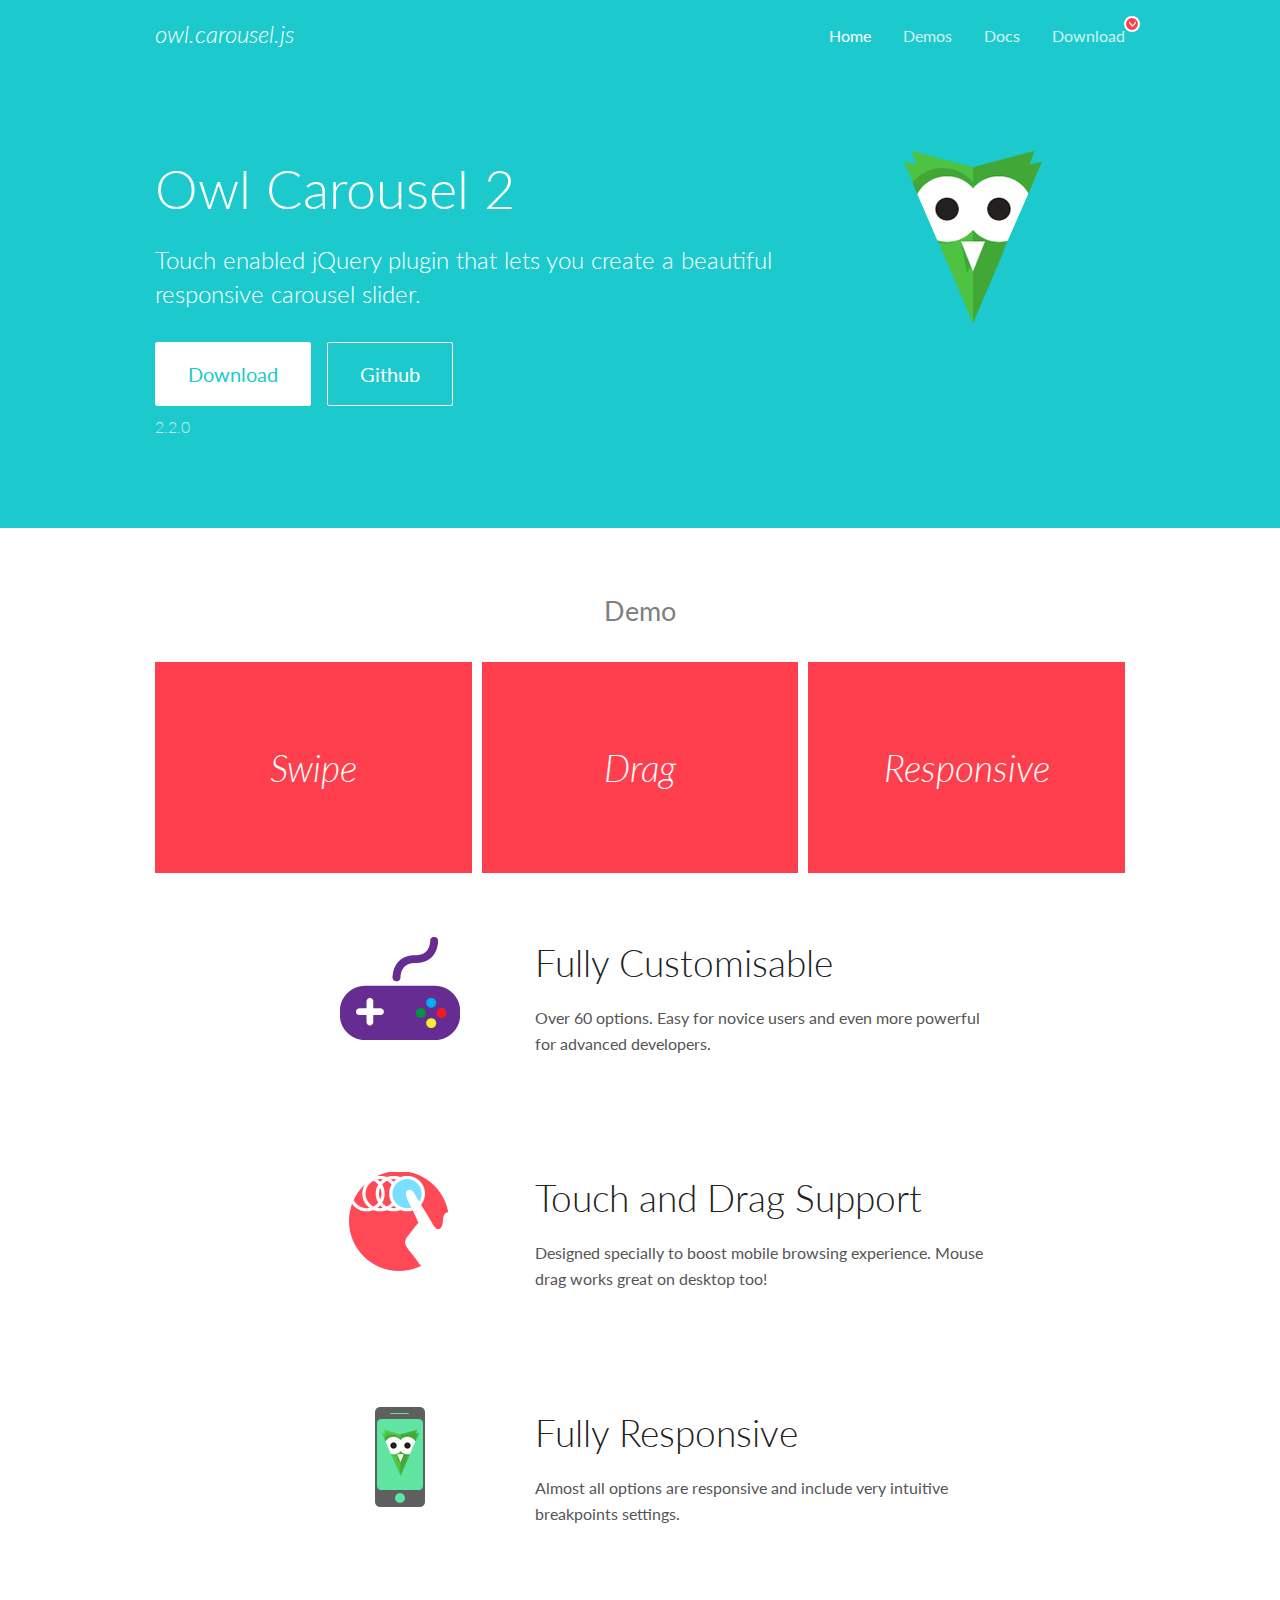
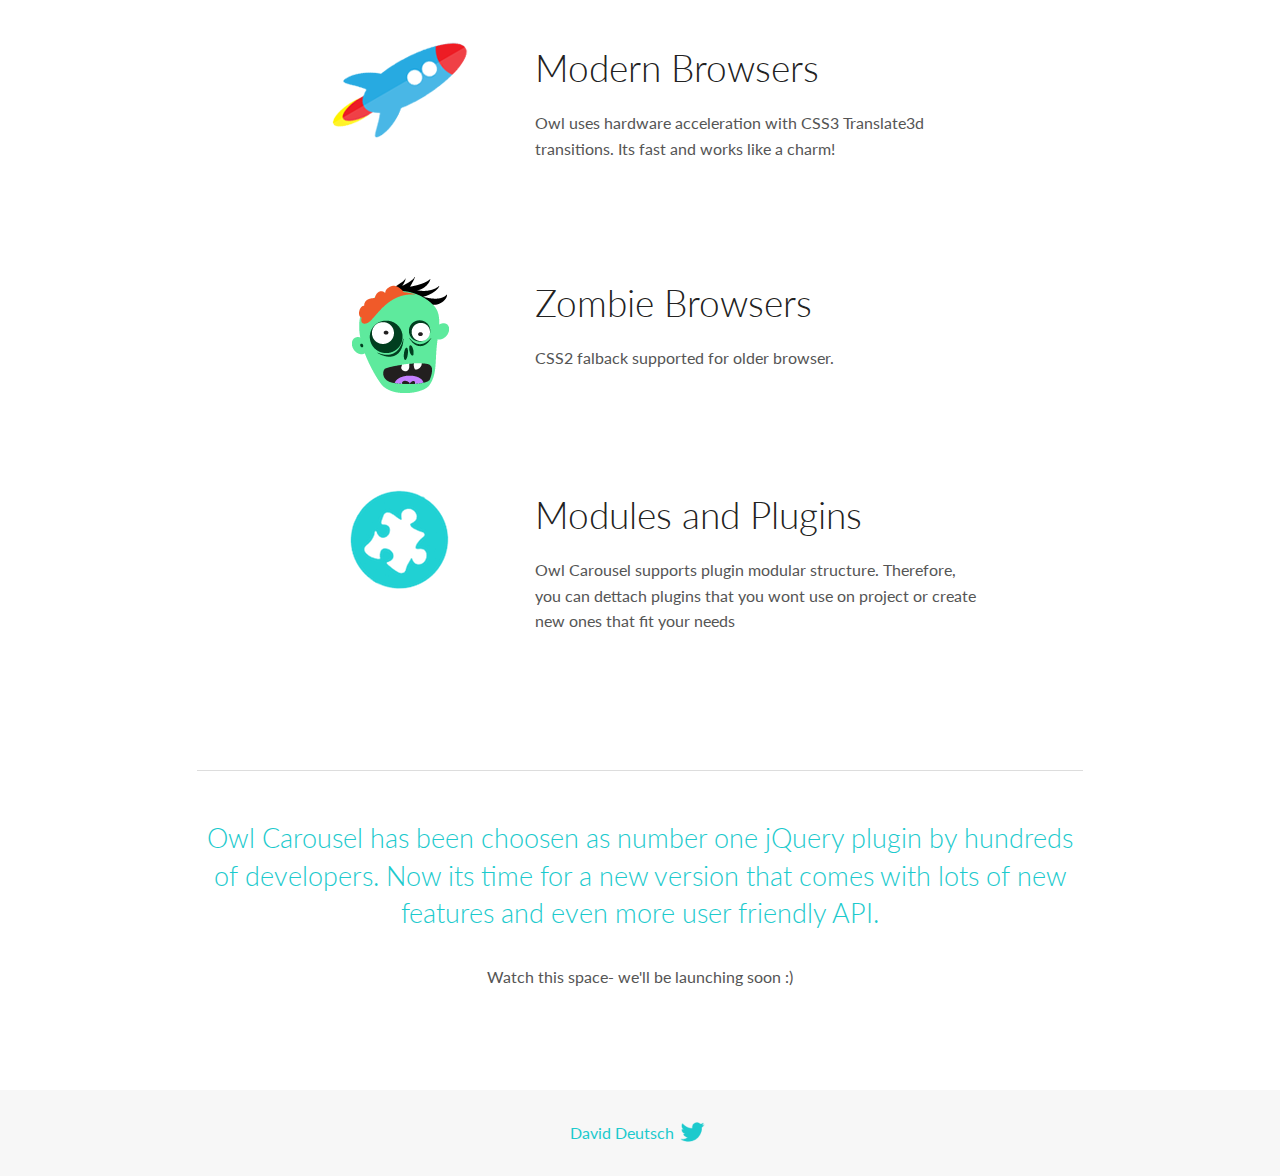
<file: src/main/resources/static/components/owl.carousel/docs/index.html>
<!DOCTYPE html>
<html lang="en">
  <head>

    <!-- head -->
    <meta charset="utf-8">
    <meta name="msapplication-tap-highlight" content="no" />
    <meta name="viewport" content="width=device-width, initial-scale=1.0" />
    <meta name="description" content="Touch enabled jQuery plugin that lets you create beautiful responsive carousel slider.">
    <meta name="author" content="David Deutsch">
    <title>
      Home | Owl Carousel | 2.2.0
    </title>

    <!-- Stylesheets -->
    <link href='https://fonts.googleapis.com/css?family=Lato:300,400,700,400italic,300italic' rel='stylesheet' type='text/css'>
    <link rel="stylesheet" href="assets/css/docs.theme.min.css">

    <!-- Owl Stylesheets -->
    <link rel="stylesheet" href="assets/owlcarousel/assets/owl.carousel.min.css">
    <link rel="stylesheet" href="assets/owlcarousel/assets/owl.theme.default.min.css">

    <!-- HTML5 shim and Respond.js IE8 support of HTML5 elements and media queries -->

    <!--[if lt IE 9]>
      <script src="https://oss.maxcdn.com/libs/html5shiv/3.7.0/html5shiv.js"></script>
      <script src="https://oss.maxcdn.com/libs/respond.js/1.3.0/respond.min.js"></script>
    <![endif]-->

    <!-- Favicons -->
    <link rel="apple-touch-icon-precomposed" sizes="144x144" href="assets/ico/apple-touch-icon-144-precomposed.png">
    <link rel="shortcut icon" href="assets/ico/favicon.png">
    <link rel="shortcut icon" href="favicon.ico">

    <!-- Yeah i know js should not be in header. Its required for demos.-->

    <!-- javascript -->
    <script src="assets/vendors/jquery.min.js"></script>
    <script src="assets/owlcarousel/owl.carousel.js"></script>
  </head>
  <body>

    <!-- header -->
    <header class="header">
      <div class="row">
        <div class="large-12 columns">
          <div class="brand left">
            <h3>
              <a href="/OwlCarousel2/">owl.carousel.js</a> 
            </h3>
          </div>
          <a id="toggle-nav" class="right">
            <span></span> <span></span> <span></span> 
          </a> 
          <div class="nav-bar">
            <ul class="clearfix">
              <li class="active">
                <a href="/OwlCarousel2/index.html">Home</a> 
              </li>
              <li> <a href="/OwlCarousel2/demos/demos.html">Demos</a>  </li>
              <li> <a href="/OwlCarousel2/docs/started-welcome.html">Docs</a>  </li>
              <li>
                <a href="/OwlCarousel2/download/owl.carousel.2.2.0.zip">Download</a> 
                <span class="download"></span> 
              </li>
            </ul>
          </div>
        </div>
      </div>
    </header>

    <!-- home panel -->
    <section id="hero">
      <div class="row">
        <div class="large-8 medium-8 columns">
          <h1>Owl Carousel 2</h1>
          <h4>Touch enabled jQuery plugin that lets you create a beautiful responsive carousel slider.</h4>
          <a href="/OwlCarousel2/download/owl.carousel.2.2.0.zip" class="hero-button">Download</a> 
          <a href="https://github.com/OwlCarousel2/OwlCarousel2" class="hero-button outline">Github</a> 
          <p>2.2.0</p>
        </div>
        <div class="large-4 medium-4 columns">
          <img class="owl-logo" src="assets/img/owl-logo.png" alt="mr. Owl">
        </div>
      </div>
    </section>

    <!-- body -->
    <div class="home-demo">
      <div class="row">
        <div class="large-12 columns">
          <h3>Demo</h3>
          <div class="owl-carousel">
            <div class="item">
              <h2>Swipe</h2>
            </div>
            <div class="item">
              <h2>Drag</h2>
            </div>
            <div class="item">
              <h2>Responsive</h2>
            </div>
            <div class="item">
              <h2>CSS3</h2>
            </div>
            <div class="item">
              <h2>Fast</h2>
            </div>
            <div class="item">
              <h2>Easy</h2>
            </div>
            <div class="item">
              <h2>Free</h2>
            </div>
            <div class="item">
              <h2>Upgradable</h2>
            </div>
            <div class="item">
              <h2>Tons of options</h2>
            </div>
            <div class="item">
              <h2>Infinity</h2>
            </div>
            <div class="item">
              <h2>Auto Width</h2>
            </div>
          </div>
        </div>
      </div>
    </div>
    <script>
      var owl = $('.owl-carousel');
      owl.owlCarousel({
        margin: 10,
        loop: true,
        responsive: {
          0: {
            items: 1
          },
          600: {
            items: 2
          },
          1000: {
            items: 3
          }
        }
      })
    </script>

    <!-- features -->
    <div id="features">
      <div class="row">
        <div class="small-12 medium-9 small-centered columns">
          <section class="row feature">
            <div class="medium-4 small-12 columns">
              <img src="assets/img/feature-options.png" alt="">
            </div>
            <div class="medium-8 small-12 columns">
              <h2>Fully Customisable</h2>
              <p>Over 60 options. Easy for novice users and even more powerful for advanced developers.</p>
            </div>
          </section>
          <section class="row feature">
            <div class="medium-4 small-12 columns">
              <img src="assets/img/feature-drag.png" alt="">
            </div>
            <div class="medium-8 small-12 columns">
              <h2>Touch and Drag Support</h2>
              <p>Designed specially to boost mobile browsing experience. Mouse drag works great on desktop too!</p>
            </div>
          </section>
          <section class="row feature">
            <div class="medium-4 small-12 columns">
              <img src="assets/img/feature-responsive.png" alt="">
            </div>
            <div class="medium-8 small-12 columns">
              <h2>Fully Responsive</h2>
              <p>Almost all options are responsive and include very intuitive breakpoints settings.</p>
            </div>
          </section>
          <section class="row feature">
            <div class="medium-4 small-12 columns">
              <img src="assets/img/feature-modern.png" alt="">
            </div>
            <div class="medium-8 small-12 columns">
              <h2>Modern Browsers</h2>
              <p>Owl uses hardware acceleration with CSS3 Translate3d transitions. Its fast and works like a charm! </p>
            </div>
          </section>
          <section class="row feature">
            <div class="medium-4 small-12 columns">
              <img src="assets/img/feature-zombie.png" alt="">
            </div>
            <div class="medium-8 small-12 columns">
              <h2>Zombie Browsers</h2>
              <p>CSS2 falback supported for older browser.</p>
            </div>
          </section>
          <section class="row feature">
            <div class="medium-4 small-12 columns">
              <img src="assets/img/feature-module.png" alt="">
            </div>
            <div class="medium-8 small-12 columns">
              <h2>Modules and Plugins</h2>
              <p>Owl Carousel supports plugin modular structure. Therefore, you can dettach plugins that you wont use on project or create new ones that fit your needs</p>
            </div>
          </section>
        </div>
      </div>
    </div>

    <!-- footer -->
    <section id="teaser-text">
      <div class="row">
        <div class="small-12 medium-11 small-centered columns">
          <hr>
          <h3 id="owl-carousel-has-been-choosen-as-number-one-jquery-plugin-by-hundreds-of-developers-now-its-time-for-a-new-version-that-comes-with-lots-of-new-features-and-even-more-user-friendly-api-">Owl Carousel has been choosen as number one jQuery plugin by hundreds of developers. Now its time for a new version that comes with lots of new features and even more user friendly API.</h3>
          <p>Watch this space- we&#39;ll be launching soon :)</p>
        </div>
      </div>
    </section>

    <!-- footer -->
    <footer class="footer">
      <div class="row">
        <div class="large-12 columns">
          <h5>
            <a href="/docs/support-contact.html">David Deutsch</a> 
            <a id="custom-tweet-button" href="https://twitter.com/share?url=http://www.owlcarousel.owlgraphic.com&text=Owl Carousel - This is so awesome! " target="_blank"></a> 
          </h5>
        </div>
      </div>
    </footer>

    <!-- vendors -->
    <script src="assets/vendors/highlight.js"></script>
    <script src="assets/js/app.js"></script>
  </body>
</html>
</file>
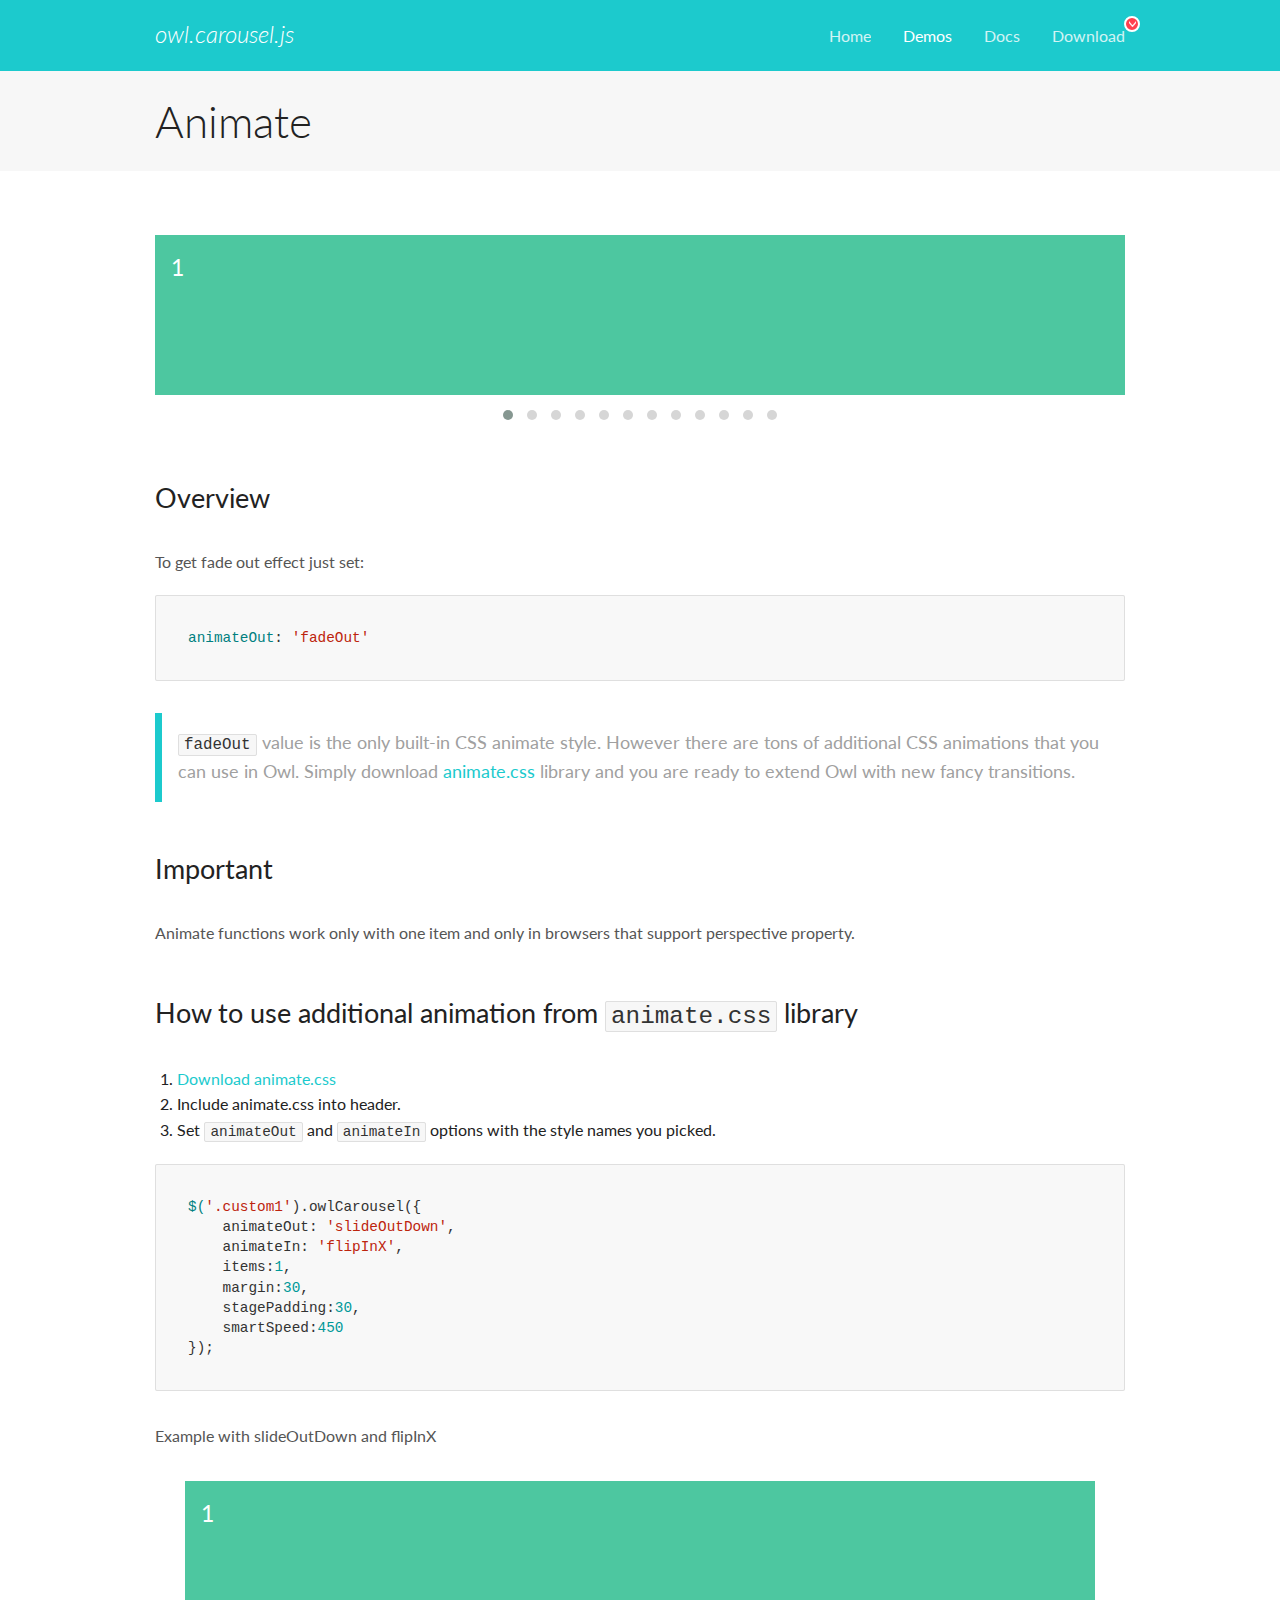
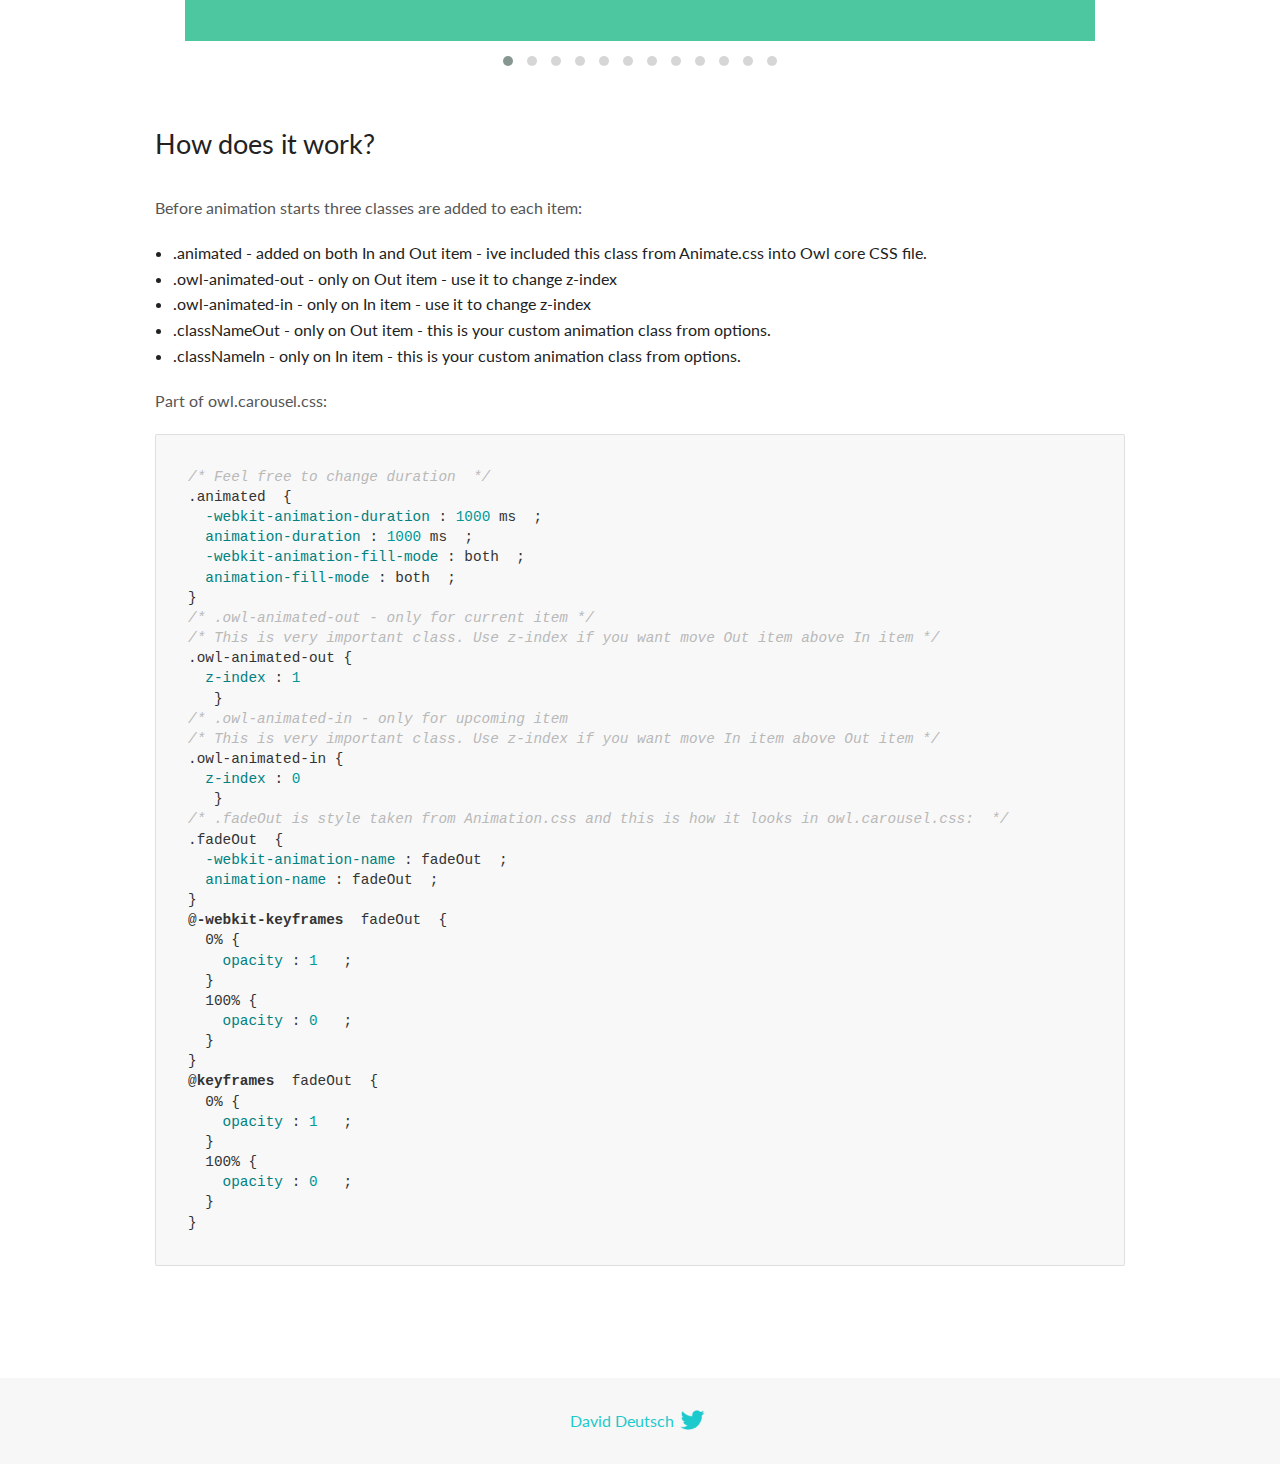
<file: src/main/resources/static/components/owl.carousel/docs/demos/animate.html>
<!DOCTYPE html>
<html lang="en">
  <head>

    <!-- head -->
    <meta charset="utf-8">
    <meta name="msapplication-tap-highlight" content="no" />
    <meta name="viewport" content="width=device-width, initial-scale=1.0" />
    <meta name="description" content="Animate carousel">
    <meta name="author" content="David Deutsch">
    <title>
      Animate Demo | Owl Carousel | 2.2.0
    </title>

    <!-- Stylesheets -->
    <link href='https://fonts.googleapis.com/css?family=Lato:300,400,700,400italic,300italic' rel='stylesheet' type='text/css'>
    <link rel="stylesheet" href="../assets/css/docs.theme.min.css">

    <!-- Owl Stylesheets -->
    <link rel="stylesheet" href="../assets/owlcarousel/assets/owl.carousel.min.css">
    <link rel="stylesheet" href="../assets/owlcarousel/assets/owl.theme.default.min.css">

    <!-- HTML5 shim and Respond.js IE8 support of HTML5 elements and media queries -->

    <!--[if lt IE 9]>
      <script src="https://oss.maxcdn.com/libs/html5shiv/3.7.0/html5shiv.js"></script>
      <script src="https://oss.maxcdn.com/libs/respond.js/1.3.0/respond.min.js"></script>
    <![endif]-->

    <!-- Favicons -->
    <link rel="apple-touch-icon-precomposed" sizes="144x144" href="../assets/ico/apple-touch-icon-144-precomposed.png">
    <link rel="shortcut icon" href="../assets/ico/favicon.png">
    <link rel="shortcut icon" href="favicon.ico">

    <!-- Yeah i know js should not be in header. Its required for demos.-->

    <!-- javascript -->
    <script src="../assets/vendors/jquery.min.js"></script>
    <script src="../assets/owlcarousel/owl.carousel.js"></script>
  </head>
  <body>

    <!-- header -->
    <header class="header">
      <div class="row">
        <div class="large-12 columns">
          <div class="brand left">
            <h3>
              <a href="/OwlCarousel2/">owl.carousel.js</a> 
            </h3>
          </div>
          <a id="toggle-nav" class="right">
            <span></span> <span></span> <span></span> 
          </a> 
          <div class="nav-bar">
            <ul class="clearfix">
              <li> <a href="/OwlCarousel2/index.html">Home</a>  </li>
              <li class="active">
                <a href="/OwlCarousel2/demos/demos.html">Demos</a> 
              </li>
              <li> <a href="/OwlCarousel2/docs/started-welcome.html">Docs</a>  </li>
              <li>
                <a href="/OwlCarousel2/download/owl.carousel.2.2.0.zip">Download</a> 
                <span class="download"></span> 
              </li>
            </ul>
          </div>
        </div>
      </div>
    </header>

    <!-- title -->
    <section class="title">
      <div class="row">
        <div class="large-12 columns">
          <h1>Animate</h1>
        </div>
      </div>
    </section>

    <!--  Demos -->
    <section id="demos">
      <div class="row">
        <div class="large-12 columns">
          <div class="fadeOut owl-carousel owl-theme">
            <div class="item">
              <h4>1</h4>
            </div>
            <div class="item">
              <h4>2</h4>
            </div>
            <div class="item">
              <h4>3</h4>
            </div>
            <div class="item">
              <h4>4</h4>
            </div>
            <div class="item">
              <h4>5</h4>
            </div>
            <div class="item">
              <h4>6</h4>
            </div>
            <div class="item">
              <h4>7</h4>
            </div>
            <div class="item">
              <h4>8</h4>
            </div>
            <div class="item">
              <h4>9</h4>
            </div>
            <div class="item">
              <h4>10</h4>
            </div>
            <div class="item">
              <h4>11</h4>
            </div>
            <div class="item">
              <h4>12</h4>
            </div>
          </div>
          <h3 id="overview">Overview</h3>
          <p>To get fade out effect just set:</p>
          <pre><code>animateOut: &#39;fadeOut&#39;</code></pre>
          <blockquote>
            <p><code>fadeOut</code> value is the only built-in CSS animate style. However there are tons of additional CSS animations that you can use in Owl. Simply download
              <a href="https://daneden.github.io/animate.css/">animate.css</a>  library and you are ready to extend Owl with new fancy transitions.</p>
          </blockquote>
          <h3 id="important">Important</h3>
          <p>Animate functions work only with one item and only in browsers that support perspective property.</p>
          <h3 id="how-to-use-additional-animation-from-animate-css-library">How to use additional animation from <code>animate.css</code> library</h3>
          <ol>
            <li> <a href="https://daneden.github.io/animate.css/">Download animate.css</a>  </li>
            <li>Include animate.css into header.</li>
            <li>Set <code>animateOut</code> and <code>animateIn</code> options with the style names you picked.</li>
          </ol>
          <pre><code>$(&#39;.custom1&#39;).owlCarousel({
    animateOut: &#39;slideOutDown&#39;,
    animateIn: &#39;flipInX&#39;,
    items:1,
    margin:30,
    stagePadding:30,
    smartSpeed:450
});</code></pre>
          <p>Example with slideOutDown and flipInX</p>
          <div class="custom1 owl-carousel owl-theme">
            <div class="item">
              <h4>1</h4>
            </div>
            <div class="item">
              <h4>2</h4>
            </div>
            <div class="item">
              <h4>3</h4>
            </div>
            <div class="item">
              <h4>4</h4>
            </div>
            <div class="item">
              <h4>5</h4>
            </div>
            <div class="item">
              <h4>6</h4>
            </div>
            <div class="item">
              <h4>7</h4>
            </div>
            <div class="item">
              <h4>8</h4>
            </div>
            <div class="item">
              <h4>9</h4>
            </div>
            <div class="item">
              <h4>10</h4>
            </div>
            <div class="item">
              <h4>11</h4>
            </div>
            <div class="item">
              <h4>12</h4>
            </div>
          </div>
          <h3 id="how-does-it-work-">How does it work?</h3>
          <p>Before animation starts three classes are added to each item:</p>
          <ul>
            <li>.animated - added on both In and Out item - ive included this class from Animate.css into Owl core CSS file.</li>
            <li>.owl-animated-out - only on Out item - use it to change z-index</li>
            <li>.owl-animated-in - only on In item - use it to change z-index</li>
            <li>.classNameOut - only on Out item - this is your custom animation class from options.</li>
            <li>.classNameIn - only on In item - this is your custom animation class from options.</li>
          </ul>
          <p>Part of owl.carousel.css:</p>
          <pre><code class="language-css"><span class="comment">/* Feel free to change duration  */</span> 
<span class="class">.animated</span>  <span class="rules">{
  <span class="rule"><span class="attribute">-webkit-animation-duration</span> :<span class="value"> <span class="number">1000</span> ms</span> </span> ;
  <span class="rule"><span class="attribute">animation-duration</span> :<span class="value"> <span class="number">1000</span> ms</span> </span> ;
  <span class="rule"><span class="attribute">-webkit-animation-fill-mode</span> :<span class="value"> both</span> </span> ;
  <span class="rule"><span class="attribute">animation-fill-mode</span> :<span class="value"> both</span> </span> ;
<span class="rule">}</span> </span> 
<span class="comment">/* .owl-animated-out - only for current item */</span> 
<span class="comment">/* This is very important class. Use z-index if you want move Out item above In item */</span> 
<span class="class">.owl-animated-out</span> <span class="rules">{
  <span class="rule"><span class="attribute">z-index</span> :<span class="value"> <span class="number">1</span> 
</span> </span> </span> }
<span class="comment">/* .owl-animated-in - only for upcoming item
/* This is very important class. Use z-index if you want move In item above Out item */</span> 
<span class="class">.owl-animated-in</span> <span class="rules">{
  <span class="rule"><span class="attribute">z-index</span> :<span class="value"> <span class="number">0</span> 
</span> </span> </span> }
<span class="comment">/* .fadeOut is style taken from Animation.css and this is how it looks in owl.carousel.css:  */</span> 
<span class="class">.fadeOut</span>  <span class="rules">{
  <span class="rule"><span class="attribute">-webkit-animation-name</span> :<span class="value"> fadeOut</span> </span> ;
  <span class="rule"><span class="attribute">animation-name</span> :<span class="value"> fadeOut</span> </span> ;
<span class="rule">}</span> </span> 
<span class="at_rule">@<span class="keyword">-webkit-keyframes</span>  fadeOut </span> {
  0% <span class="rules">{
    <span class="rule"><span class="attribute">opacity</span> :<span class="value"> <span class="number">1</span> </span> </span> ;
  <span class="rule">}</span> </span> 
  100% <span class="rules">{
    <span class="rule"><span class="attribute">opacity</span> :<span class="value"> <span class="number">0</span> </span> </span> ;
  <span class="rule">}</span> </span> 
}
<span class="at_rule">@<span class="keyword">keyframes</span>  fadeOut </span> {
  0% <span class="rules">{
    <span class="rule"><span class="attribute">opacity</span> :<span class="value"> <span class="number">1</span> </span> </span> ;
  <span class="rule">}</span> </span> 
  100% <span class="rules">{
    <span class="rule"><span class="attribute">opacity</span> :<span class="value"> <span class="number">0</span> </span> </span> ;
  <span class="rule">}</span> </span> 
}</code></pre>
          <link rel="stylesheet" href="../assets/css/animate.css">
          <script>
            jQuery(document).ready(function($) {
              $('.fadeOut').owlCarousel({
                items: 1,
                animateOut: 'fadeOut',
                loop: true,
                margin: 10,
              });
              $('.custom1').owlCarousel({
                animateOut: 'slideOutDown',
                animateIn: 'flipInX',
                items: 1,
                margin: 30,
                stagePadding: 30,
                smartSpeed: 450
              });
            });
          </script>
        </div>
      </div>
    </section>

    <!-- footer -->
    <footer class="footer">
      <div class="row">
        <div class="large-12 columns">
          <h5>
            <a href="/docs/support-contact.html">David Deutsch</a> 
            <a id="custom-tweet-button" href="https://twitter.com/share?url=http://www.owlcarousel.owlgraphic.com&text=Owl Carousel - This is so awesome! " target="_blank"></a> 
          </h5>
        </div>
      </div>
    </footer>

    <!-- vendors -->
    <script src="../assets/vendors/highlight.js"></script>
    <script src="../assets/js/app.js"></script>
  </body>
</html>
</file>
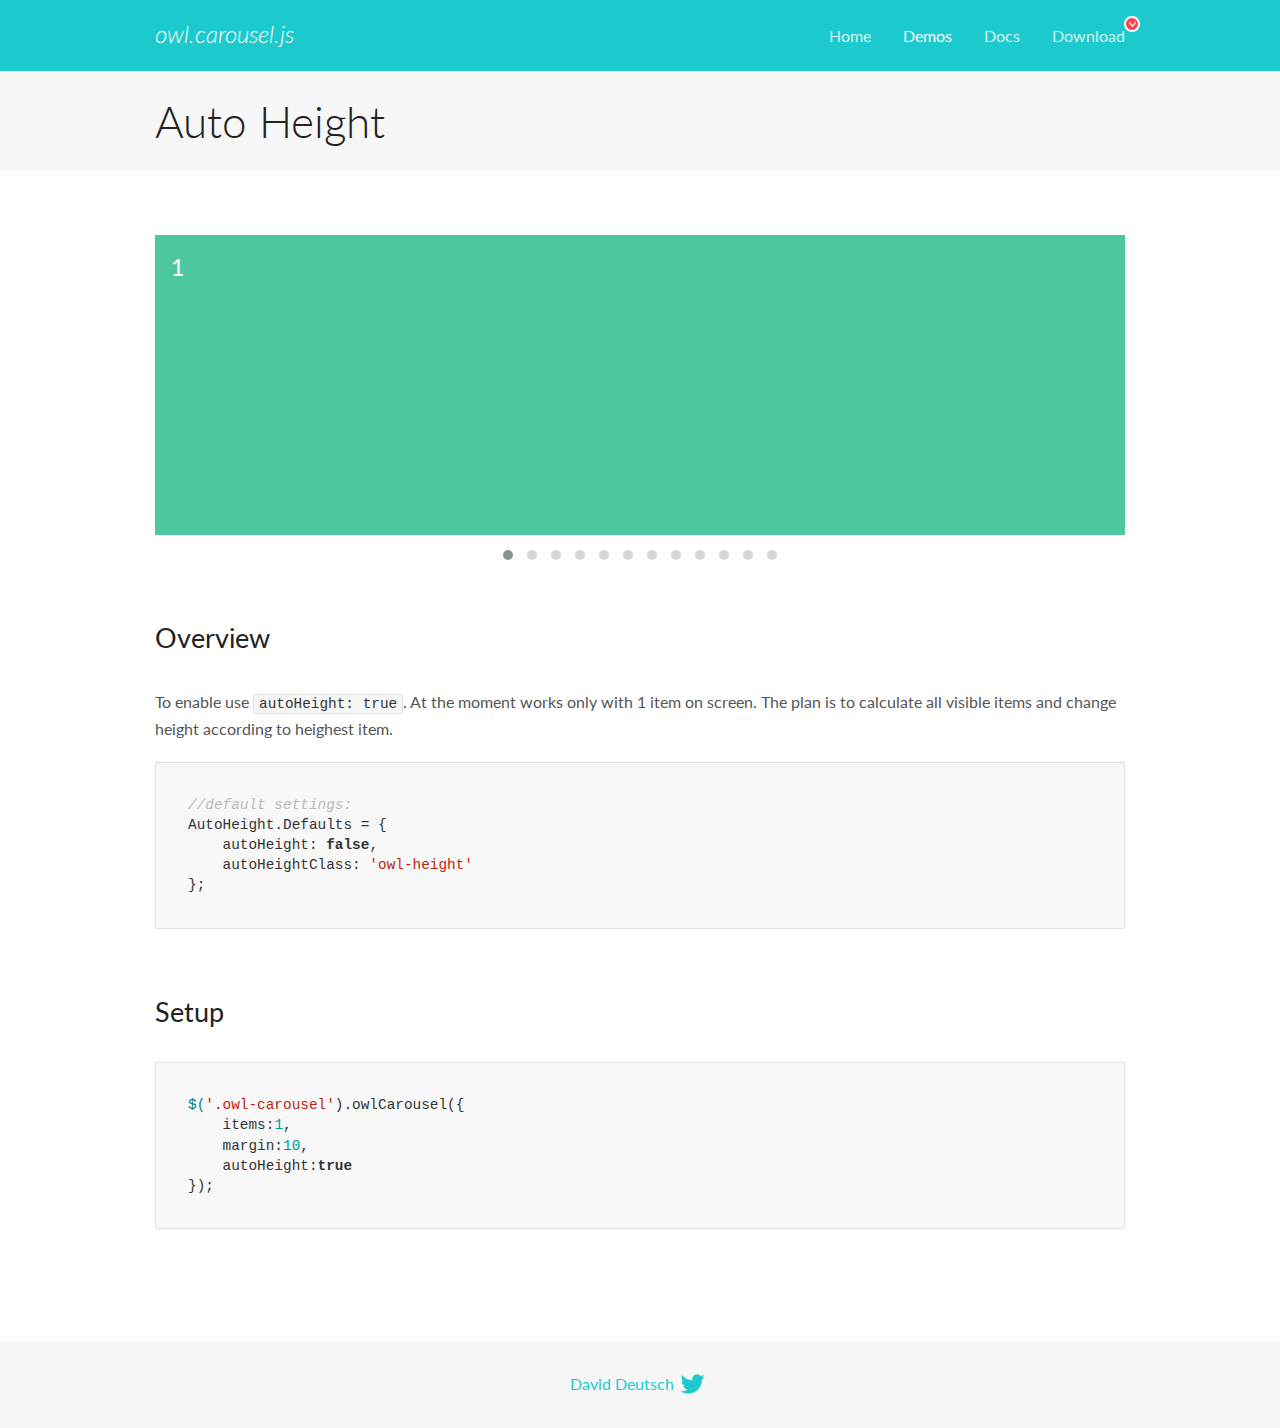
<file: src/main/resources/static/components/owl.carousel/docs/demos/autoheight.html>
<!DOCTYPE html>
<html lang="en">
  <head>

    <!-- head -->
    <meta charset="utf-8">
    <meta name="msapplication-tap-highlight" content="no" />
    <meta name="viewport" content="width=device-width, initial-scale=1.0" />
    <meta name="description" content="autoHeight usage demo">
    <meta name="author" content="David Deutsch">
    <title>
      Auto Height Demo | Owl Carousel | 2.2.0
    </title>

    <!-- Stylesheets -->
    <link href='https://fonts.googleapis.com/css?family=Lato:300,400,700,400italic,300italic' rel='stylesheet' type='text/css'>
    <link rel="stylesheet" href="../assets/css/docs.theme.min.css">

    <!-- Owl Stylesheets -->
    <link rel="stylesheet" href="../assets/owlcarousel/assets/owl.carousel.min.css">
    <link rel="stylesheet" href="../assets/owlcarousel/assets/owl.theme.default.min.css">

    <!-- HTML5 shim and Respond.js IE8 support of HTML5 elements and media queries -->

    <!--[if lt IE 9]>
      <script src="https://oss.maxcdn.com/libs/html5shiv/3.7.0/html5shiv.js"></script>
      <script src="https://oss.maxcdn.com/libs/respond.js/1.3.0/respond.min.js"></script>
    <![endif]-->

    <!-- Favicons -->
    <link rel="apple-touch-icon-precomposed" sizes="144x144" href="../assets/ico/apple-touch-icon-144-precomposed.png">
    <link rel="shortcut icon" href="../assets/ico/favicon.png">
    <link rel="shortcut icon" href="favicon.ico">

    <!-- Yeah i know js should not be in header. Its required for demos.-->

    <!-- javascript -->
    <script src="../assets/vendors/jquery.min.js"></script>
    <script src="../assets/owlcarousel/owl.carousel.js"></script>
  </head>
  <body>

    <!-- header -->
    <header class="header">
      <div class="row">
        <div class="large-12 columns">
          <div class="brand left">
            <h3>
              <a href="/OwlCarousel2/">owl.carousel.js</a> 
            </h3>
          </div>
          <a id="toggle-nav" class="right">
            <span></span> <span></span> <span></span> 
          </a> 
          <div class="nav-bar">
            <ul class="clearfix">
              <li> <a href="/OwlCarousel2/index.html">Home</a>  </li>
              <li class="active">
                <a href="/OwlCarousel2/demos/demos.html">Demos</a> 
              </li>
              <li> <a href="/OwlCarousel2/docs/started-welcome.html">Docs</a>  </li>
              <li>
                <a href="/OwlCarousel2/download/owl.carousel.2.2.0.zip">Download</a> 
                <span class="download"></span> 
              </li>
            </ul>
          </div>
        </div>
      </div>
    </header>

    <!-- title -->
    <section class="title">
      <div class="row">
        <div class="large-12 columns">
          <h1>Auto Height</h1>
        </div>
      </div>
    </section>

    <!--  Demos -->
    <section id="demos">
      <div class="row">
        <div class="large-12 columns">
          <div class="owl-carousel owl-theme">
            <div class="item" style="height:300px">
              <h4>1</h4>
            </div>
            <div class="item" style="height:100px">
              <h4>2</h4>
            </div>
            <div class="item" style="height:500px">
              <h4>3</h4>
            </div>
            <div class="item" style="height:250px">
              <h4>4</h4>
            </div>
            <div class="item" style="height:400px">
              <h4>5</h4>
            </div>
            <div class="item" style="height:500px">
              <h4>6</h4>
            </div>
            <div class="item" style="height:600px">
              <h4>7</h4>
            </div>
            <div class="item" style="height:400px">
              <h4>8</h4>
            </div>
            <div class="item" style="height:300px">
              <h4>9</h4>
            </div>
            <div class="item" style="height:350px">
              <h4>10</h4>
            </div>
            <div class="item" style="height:200px">
              <h4>11</h4>
            </div>
            <div class="item" style="height:150px">
              <h4>12</h4>
            </div>
          </div>
          <h3 id="overview">Overview</h3>
          <p>To enable use <code>autoHeight: true</code>. At the moment works only with 1 item on screen. The plan is to calculate all visible items and change height according to heighest item.</p>
          <pre><code>//default settings:
AutoHeight.Defaults = {
    autoHeight: false,
    autoHeightClass: &#39;owl-height&#39;
};</code></pre>
          <h3 id="setup">Setup</h3>
          <pre><code>$(&#39;.owl-carousel&#39;).owlCarousel({
    items:1,
    margin:10,
    autoHeight:true
});</code></pre>
          <script>
            $(document).ready(function() {
              $('.owl-carousel').owlCarousel({
                items: 1,
                margin: 10,
                autoHeight: true
              });
            })
          </script>
        </div>
      </div>
    </section>

    <!-- footer -->
    <footer class="footer">
      <div class="row">
        <div class="large-12 columns">
          <h5>
            <a href="/docs/support-contact.html">David Deutsch</a> 
            <a id="custom-tweet-button" href="https://twitter.com/share?url=http://www.owlcarousel.owlgraphic.com&text=Owl Carousel - This is so awesome! " target="_blank"></a> 
          </h5>
        </div>
      </div>
    </footer>

    <!-- vendors -->
    <script src="../assets/vendors/highlight.js"></script>
    <script src="../assets/js/app.js"></script>
  </body>
</html>
</file>
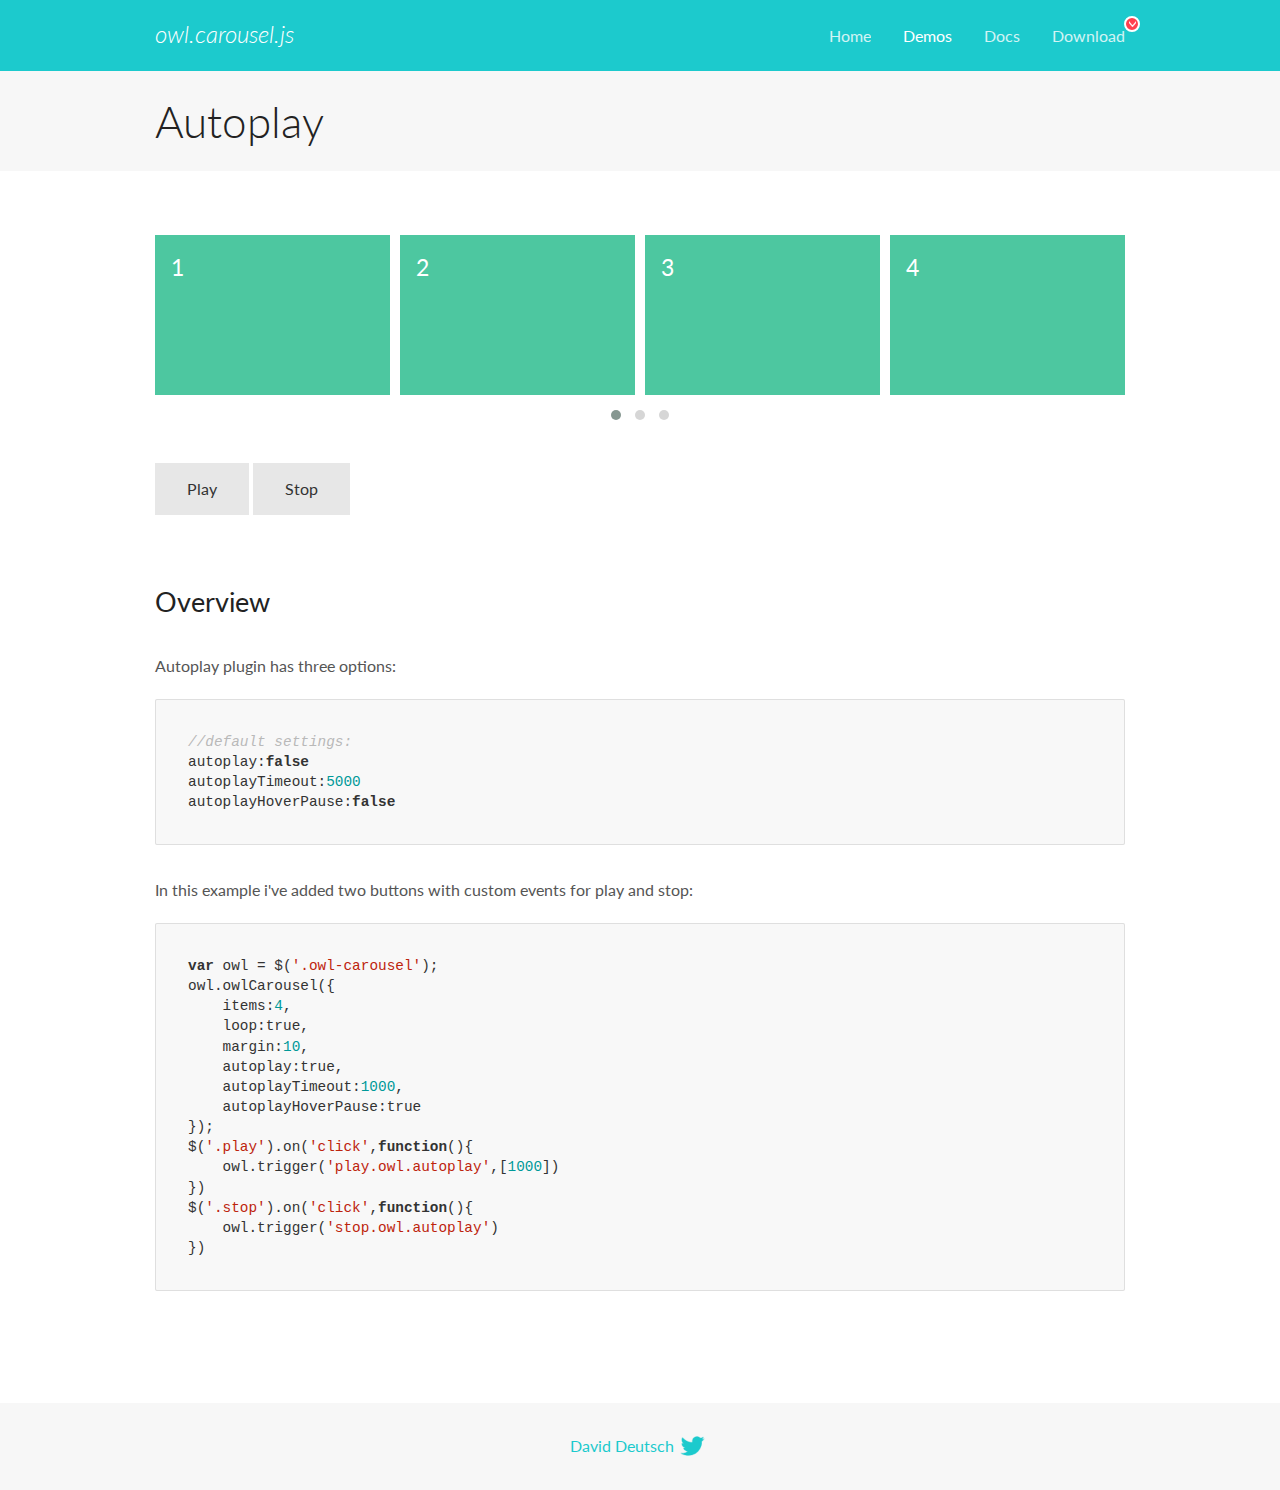
<file: src/main/resources/static/components/owl.carousel/docs/demos/autoplay.html>
<!DOCTYPE html>
<html lang="en">
  <head>

    <!-- head -->
    <meta charset="utf-8">
    <meta name="msapplication-tap-highlight" content="no" />
    <meta name="viewport" content="width=device-width, initial-scale=1.0" />
    <meta name="description" content="Autoplay usage demo">
    <meta name="author" content="David Deutsch">
    <title>
      Autoplay Demo | Owl Carousel | 2.2.0
    </title>

    <!-- Stylesheets -->
    <link href='https://fonts.googleapis.com/css?family=Lato:300,400,700,400italic,300italic' rel='stylesheet' type='text/css'>
    <link rel="stylesheet" href="../assets/css/docs.theme.min.css">

    <!-- Owl Stylesheets -->
    <link rel="stylesheet" href="../assets/owlcarousel/assets/owl.carousel.min.css">
    <link rel="stylesheet" href="../assets/owlcarousel/assets/owl.theme.default.min.css">

    <!-- HTML5 shim and Respond.js IE8 support of HTML5 elements and media queries -->

    <!--[if lt IE 9]>
      <script src="https://oss.maxcdn.com/libs/html5shiv/3.7.0/html5shiv.js"></script>
      <script src="https://oss.maxcdn.com/libs/respond.js/1.3.0/respond.min.js"></script>
    <![endif]-->

    <!-- Favicons -->
    <link rel="apple-touch-icon-precomposed" sizes="144x144" href="../assets/ico/apple-touch-icon-144-precomposed.png">
    <link rel="shortcut icon" href="../assets/ico/favicon.png">
    <link rel="shortcut icon" href="favicon.ico">

    <!-- Yeah i know js should not be in header. Its required for demos.-->

    <!-- javascript -->
    <script src="../assets/vendors/jquery.min.js"></script>
    <script src="../assets/owlcarousel/owl.carousel.js"></script>
  </head>
  <body>

    <!-- header -->
    <header class="header">
      <div class="row">
        <div class="large-12 columns">
          <div class="brand left">
            <h3>
              <a href="/OwlCarousel2/">owl.carousel.js</a> 
            </h3>
          </div>
          <a id="toggle-nav" class="right">
            <span></span> <span></span> <span></span> 
          </a> 
          <div class="nav-bar">
            <ul class="clearfix">
              <li> <a href="/OwlCarousel2/index.html">Home</a>  </li>
              <li class="active">
                <a href="/OwlCarousel2/demos/demos.html">Demos</a> 
              </li>
              <li> <a href="/OwlCarousel2/docs/started-welcome.html">Docs</a>  </li>
              <li>
                <a href="/OwlCarousel2/download/owl.carousel.2.2.0.zip">Download</a> 
                <span class="download"></span> 
              </li>
            </ul>
          </div>
        </div>
      </div>
    </header>

    <!-- title -->
    <section class="title">
      <div class="row">
        <div class="large-12 columns">
          <h1>Autoplay</h1>
        </div>
      </div>
    </section>

    <!--  Demos -->
    <section id="demos">
      <div class="row">
        <div class="large-12 columns">
          <div class="owl-carousel owl-theme">
            <div class="item">
              <h4>1</h4>
            </div>
            <div class="item">
              <h4>2</h4>
            </div>
            <div class="item">
              <h4>3</h4>
            </div>
            <div class="item">
              <h4>4</h4>
            </div>
            <div class="item">
              <h4>5</h4>
            </div>
            <div class="item">
              <h4>6</h4>
            </div>
            <div class="item">
              <h4>7</h4>
            </div>
            <div class="item">
              <h4>8</h4>
            </div>
            <div class="item">
              <h4>9</h4>
            </div>
            <div class="item">
              <h4>10</h4>
            </div>
            <div class="item">
              <h4>11</h4>
            </div>
            <div class="item">
              <h4>12</h4>
            </div>
          </div>
          <a class="button secondary play">Play</a> 
          <a class="button secondary stop">Stop</a> 
          <h3 id="overview">Overview</h3>
          <p>Autoplay plugin has three options:</p>
          <pre><code>//default settings:
autoplay:false
autoplayTimeout:5000
autoplayHoverPause:false</code></pre>
          <p>In this example i&#39;ve added two buttons with custom events for play and stop:</p>
          <pre><code>var owl = $(&#39;.owl-carousel&#39;);
owl.owlCarousel({
    items:4,
    loop:true,
    margin:10,
    autoplay:true,
    autoplayTimeout:1000,
    autoplayHoverPause:true
});
$(&#39;.play&#39;).on(&#39;click&#39;,function(){
    owl.trigger(&#39;play.owl.autoplay&#39;,[1000])
})
$(&#39;.stop&#39;).on(&#39;click&#39;,function(){
    owl.trigger(&#39;stop.owl.autoplay&#39;)
})</code></pre>
          <script>
            $(document).ready(function() {
              var owl = $('.owl-carousel');
              owl.owlCarousel({
                items: 4,
                loop: true,
                margin: 10,
                autoplay: true,
                autoplayTimeout: 1000,
                autoplayHoverPause: true
              });
              $('.play').on('click', function() {
                owl.trigger('play.owl.autoplay', [1000])
              })
              $('.stop').on('click', function() {
                owl.trigger('stop.owl.autoplay')
              })
            })
          </script>
        </div>
      </div>
    </section>

    <!-- footer -->
    <footer class="footer">
      <div class="row">
        <div class="large-12 columns">
          <h5>
            <a href="/docs/support-contact.html">David Deutsch</a> 
            <a id="custom-tweet-button" href="https://twitter.com/share?url=http://www.owlcarousel.owlgraphic.com&text=Owl Carousel - This is so awesome! " target="_blank"></a> 
          </h5>
        </div>
      </div>
    </footer>

    <!-- vendors -->
    <script src="../assets/vendors/highlight.js"></script>
    <script src="../assets/js/app.js"></script>
  </body>
</html>
</file>
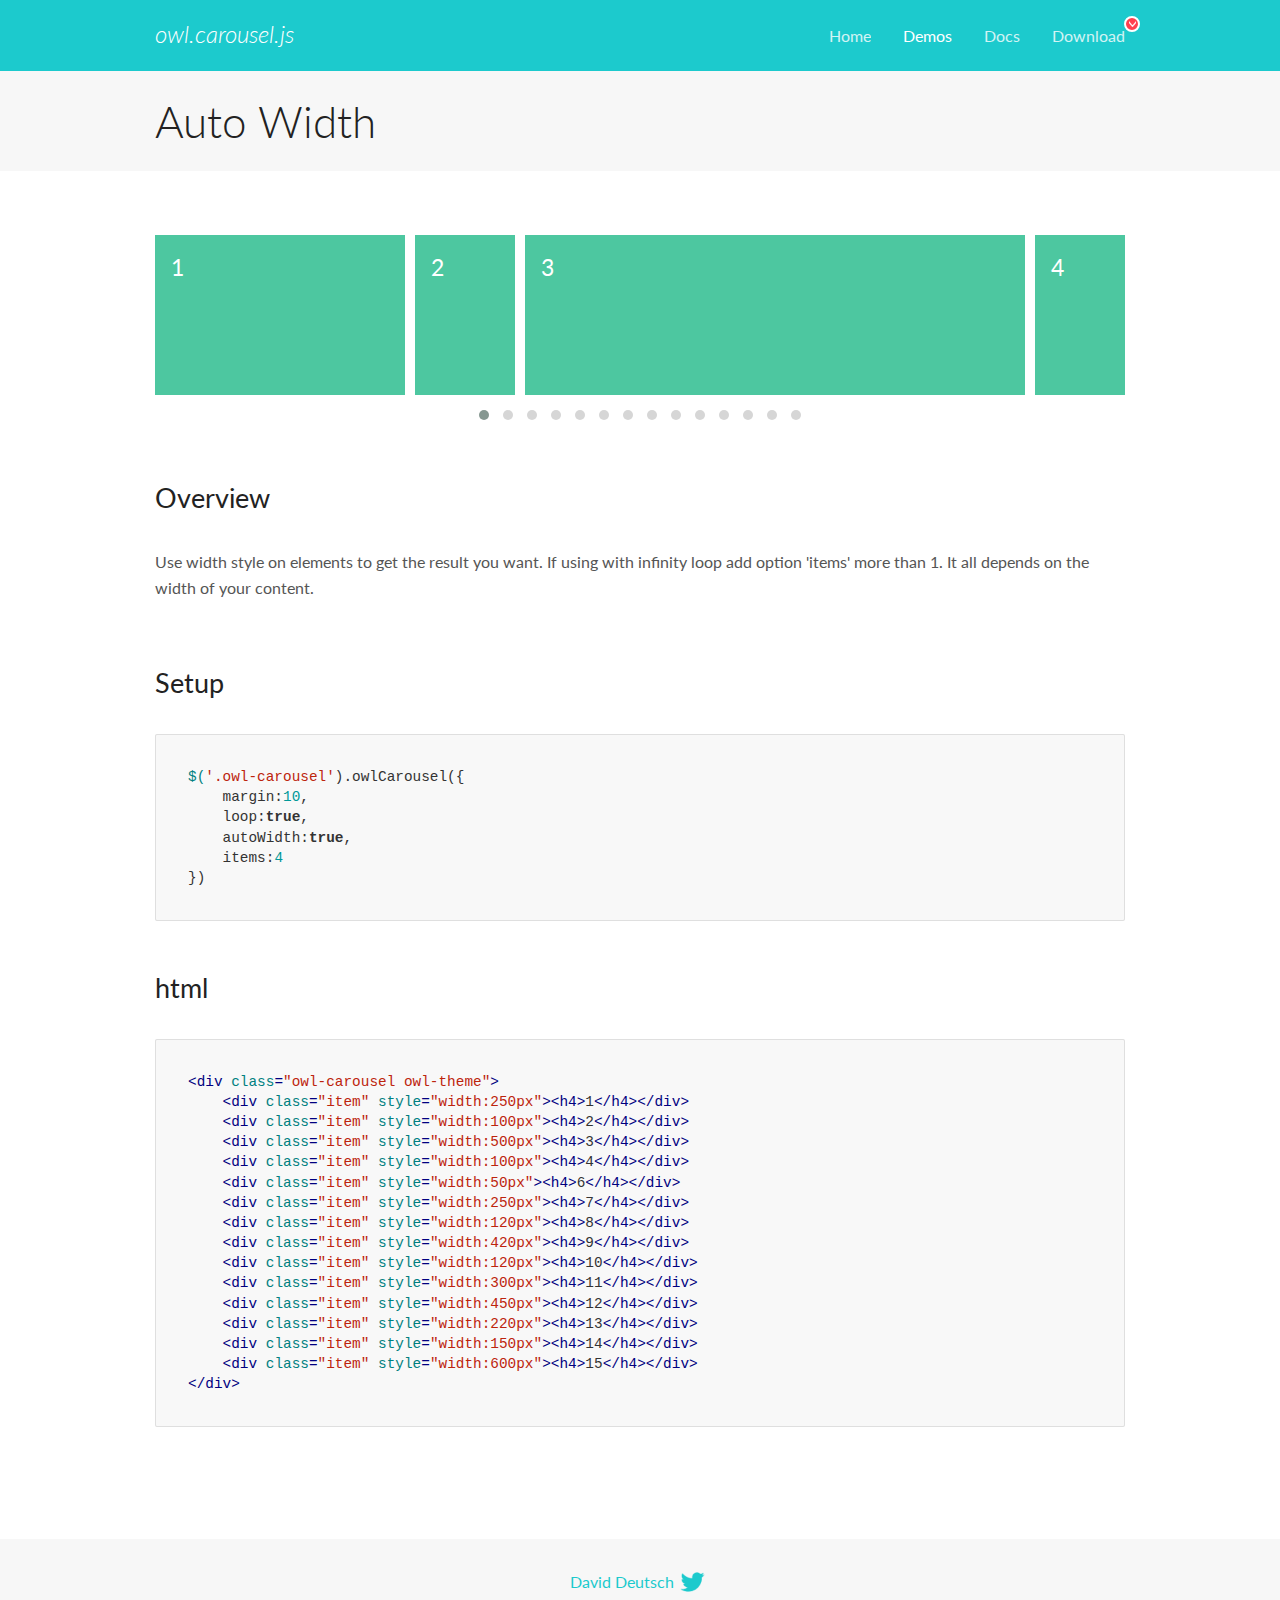
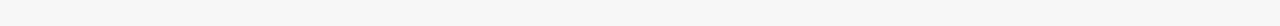
<file: src/main/resources/static/components/owl.carousel/docs/demos/autowidth.html>
<!DOCTYPE html>
<html lang="en">
  <head>

    <!-- head -->
    <meta charset="utf-8">
    <meta name="msapplication-tap-highlight" content="no" />
    <meta name="viewport" content="width=device-width, initial-scale=1.0" />
    <meta name="description" content="Auto Width">
    <meta name="author" content="David Deutsch">
    <title>
      Auto Width Demo | Owl Carousel | 2.2.0
    </title>

    <!-- Stylesheets -->
    <link href='https://fonts.googleapis.com/css?family=Lato:300,400,700,400italic,300italic' rel='stylesheet' type='text/css'>
    <link rel="stylesheet" href="../assets/css/docs.theme.min.css">

    <!-- Owl Stylesheets -->
    <link rel="stylesheet" href="../assets/owlcarousel/assets/owl.carousel.min.css">
    <link rel="stylesheet" href="../assets/owlcarousel/assets/owl.theme.default.min.css">

    <!-- HTML5 shim and Respond.js IE8 support of HTML5 elements and media queries -->

    <!--[if lt IE 9]>
      <script src="https://oss.maxcdn.com/libs/html5shiv/3.7.0/html5shiv.js"></script>
      <script src="https://oss.maxcdn.com/libs/respond.js/1.3.0/respond.min.js"></script>
    <![endif]-->

    <!-- Favicons -->
    <link rel="apple-touch-icon-precomposed" sizes="144x144" href="../assets/ico/apple-touch-icon-144-precomposed.png">
    <link rel="shortcut icon" href="../assets/ico/favicon.png">
    <link rel="shortcut icon" href="favicon.ico">

    <!-- Yeah i know js should not be in header. Its required for demos.-->

    <!-- javascript -->
    <script src="../assets/vendors/jquery.min.js"></script>
    <script src="../assets/owlcarousel/owl.carousel.js"></script>
  </head>
  <body>

    <!-- header -->
    <header class="header">
      <div class="row">
        <div class="large-12 columns">
          <div class="brand left">
            <h3>
              <a href="/OwlCarousel2/">owl.carousel.js</a> 
            </h3>
          </div>
          <a id="toggle-nav" class="right">
            <span></span> <span></span> <span></span> 
          </a> 
          <div class="nav-bar">
            <ul class="clearfix">
              <li> <a href="/OwlCarousel2/index.html">Home</a>  </li>
              <li class="active">
                <a href="/OwlCarousel2/demos/demos.html">Demos</a> 
              </li>
              <li> <a href="/OwlCarousel2/docs/started-welcome.html">Docs</a>  </li>
              <li>
                <a href="/OwlCarousel2/download/owl.carousel.2.2.0.zip">Download</a> 
                <span class="download"></span> 
              </li>
            </ul>
          </div>
        </div>
      </div>
    </header>

    <!-- title -->
    <section class="title">
      <div class="row">
        <div class="large-12 columns">
          <h1>Auto Width</h1>
        </div>
      </div>
    </section>

    <!--  Demos -->
    <section id="demos">
      <div class="row">
        <div class="large-12 columns">
          <div class="owl-carousel owl-theme">
            <div class="item" style="width:250px">
              <h4>1</h4>
            </div>
            <div class="item" style="width:100px">
              <h4>2</h4>
            </div>
            <div class="item" style="width:500px">
              <h4>3</h4>
            </div>
            <div class="item" style="width:100px">
              <h4>4</h4>
            </div>
            <div class="item" style="width:50px">
              <h4>6</h4>
            </div>
            <div class="item" style="width:250px">
              <h4>7</h4>
            </div>
            <div class="item" style="width:120px">
              <h4>8</h4>
            </div>
            <div class="item" style="width:420px">
              <h4>9</h4>
            </div>
            <div class="item" style="width:120px">
              <h4>10</h4>
            </div>
            <div class="item" style="width:300px">
              <h4>11</h4>
            </div>
            <div class="item" style="width:450px">
              <h4>12</h4>
            </div>
            <div class="item" style="width:220px">
              <h4>13</h4>
            </div>
            <div class="item" style="width:150px">
              <h4>14</h4>
            </div>
            <div class="item" style="width:600px">
              <h4>15</h4>
            </div>
          </div>
          <h3 id="overview">Overview</h3>
          <p>Use width style on elements to get the result you want. If using with infinity loop add option &#39;items&#39; more than 1. It all depends on the width of your content.</p>
          <h3 id="setup">Setup</h3>
          <pre><code>$(&#39;.owl-carousel&#39;).owlCarousel({
    margin:10,
    loop:true,
    autoWidth:true,
    items:4
})</code></pre>
          <h3 id="html">html</h3>
          <pre><code>&lt;div class=&quot;owl-carousel owl-theme&quot;&gt;
    &lt;div class=&quot;item&quot; style=&quot;width:250px&quot;&gt;&lt;h4&gt;1&lt;/h4&gt;&lt;/div&gt;
    &lt;div class=&quot;item&quot; style=&quot;width:100px&quot;&gt;&lt;h4&gt;2&lt;/h4&gt;&lt;/div&gt;
    &lt;div class=&quot;item&quot; style=&quot;width:500px&quot;&gt;&lt;h4&gt;3&lt;/h4&gt;&lt;/div&gt;
    &lt;div class=&quot;item&quot; style=&quot;width:100px&quot;&gt;&lt;h4&gt;4&lt;/h4&gt;&lt;/div&gt;
    &lt;div class=&quot;item&quot; style=&quot;width:50px&quot;&gt;&lt;h4&gt;6&lt;/h4&gt;&lt;/div&gt;
    &lt;div class=&quot;item&quot; style=&quot;width:250px&quot;&gt;&lt;h4&gt;7&lt;/h4&gt;&lt;/div&gt;
    &lt;div class=&quot;item&quot; style=&quot;width:120px&quot;&gt;&lt;h4&gt;8&lt;/h4&gt;&lt;/div&gt;
    &lt;div class=&quot;item&quot; style=&quot;width:420px&quot;&gt;&lt;h4&gt;9&lt;/h4&gt;&lt;/div&gt;
    &lt;div class=&quot;item&quot; style=&quot;width:120px&quot;&gt;&lt;h4&gt;10&lt;/h4&gt;&lt;/div&gt;
    &lt;div class=&quot;item&quot; style=&quot;width:300px&quot;&gt;&lt;h4&gt;11&lt;/h4&gt;&lt;/div&gt;
    &lt;div class=&quot;item&quot; style=&quot;width:450px&quot;&gt;&lt;h4&gt;12&lt;/h4&gt;&lt;/div&gt;
    &lt;div class=&quot;item&quot; style=&quot;width:220px&quot;&gt;&lt;h4&gt;13&lt;/h4&gt;&lt;/div&gt;
    &lt;div class=&quot;item&quot; style=&quot;width:150px&quot;&gt;&lt;h4&gt;14&lt;/h4&gt;&lt;/div&gt;
    &lt;div class=&quot;item&quot; style=&quot;width:600px&quot;&gt;&lt;h4&gt;15&lt;/h4&gt;&lt;/div&gt;
&lt;/div&gt;</code></pre>
          <script>
            $(document).ready(function() {
              $('.owl-carousel').owlCarousel({
                margin: 10,
                loop: true,
                autoWidth: true,
                items: 4
              })
            })
          </script>
        </div>
      </div>
    </section>

    <!-- footer -->
    <footer class="footer">
      <div class="row">
        <div class="large-12 columns">
          <h5>
            <a href="/docs/support-contact.html">David Deutsch</a> 
            <a id="custom-tweet-button" href="https://twitter.com/share?url=http://www.owlcarousel.owlgraphic.com&text=Owl Carousel - This is so awesome! " target="_blank"></a> 
          </h5>
        </div>
      </div>
    </footer>

    <!-- vendors -->
    <script src="../assets/vendors/highlight.js"></script>
    <script src="../assets/js/app.js"></script>
  </body>
</html>
</file>
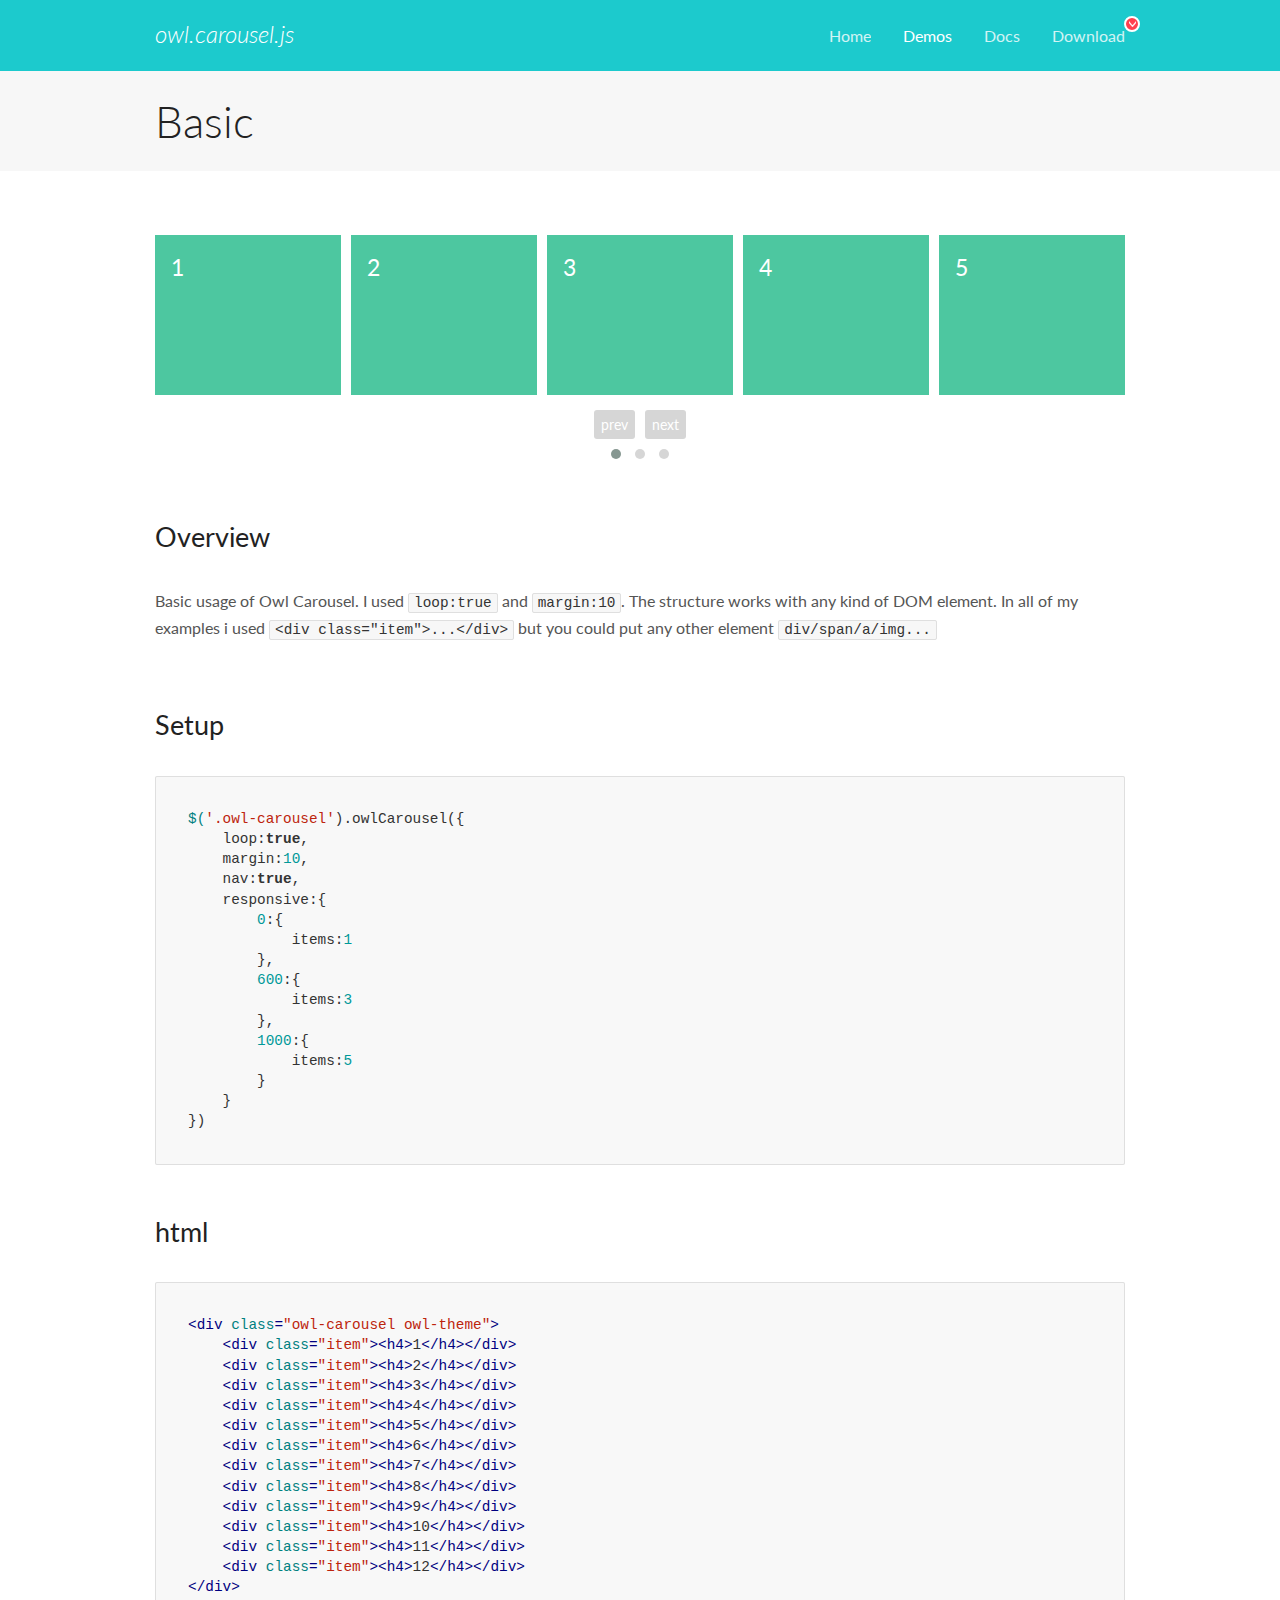
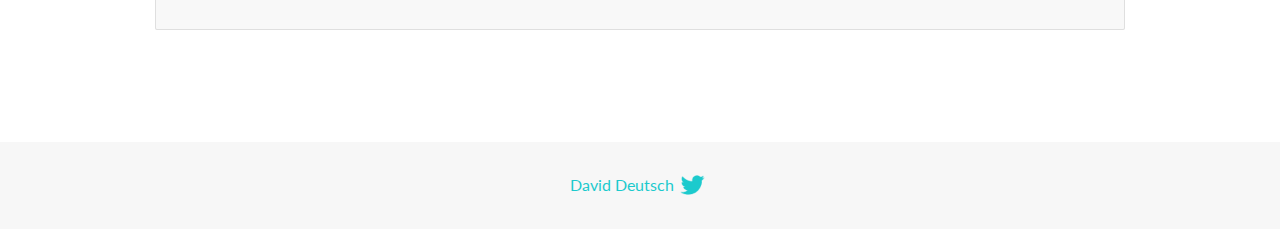
<file: src/main/resources/static/components/owl.carousel/docs/demos/basic.html>
<!DOCTYPE html>
<html lang="en">
  <head>

    <!-- head -->
    <meta charset="utf-8">
    <meta name="msapplication-tap-highlight" content="no" />
    <meta name="viewport" content="width=device-width, initial-scale=1.0" />
    <meta name="description" content="Basic usage demo">
    <meta name="author" content="David Deutsch">
    <title>
      Basic Demo | Owl Carousel | 2.2.0
    </title>

    <!-- Stylesheets -->
    <link href='https://fonts.googleapis.com/css?family=Lato:300,400,700,400italic,300italic' rel='stylesheet' type='text/css'>
    <link rel="stylesheet" href="../assets/css/docs.theme.min.css">

    <!-- Owl Stylesheets -->
    <link rel="stylesheet" href="../assets/owlcarousel/assets/owl.carousel.min.css">
    <link rel="stylesheet" href="../assets/owlcarousel/assets/owl.theme.default.min.css">

    <!-- HTML5 shim and Respond.js IE8 support of HTML5 elements and media queries -->

    <!--[if lt IE 9]>
      <script src="https://oss.maxcdn.com/libs/html5shiv/3.7.0/html5shiv.js"></script>
      <script src="https://oss.maxcdn.com/libs/respond.js/1.3.0/respond.min.js"></script>
    <![endif]-->

    <!-- Favicons -->
    <link rel="apple-touch-icon-precomposed" sizes="144x144" href="../assets/ico/apple-touch-icon-144-precomposed.png">
    <link rel="shortcut icon" href="../assets/ico/favicon.png">
    <link rel="shortcut icon" href="favicon.ico">

    <!-- Yeah i know js should not be in header. Its required for demos.-->

    <!-- javascript -->
    <script src="../assets/vendors/jquery.min.js"></script>
    <script src="../assets/owlcarousel/owl.carousel.js"></script>
  </head>
  <body>

    <!-- header -->
    <header class="header">
      <div class="row">
        <div class="large-12 columns">
          <div class="brand left">
            <h3>
              <a href="/OwlCarousel2/">owl.carousel.js</a> 
            </h3>
          </div>
          <a id="toggle-nav" class="right">
            <span></span> <span></span> <span></span> 
          </a> 
          <div class="nav-bar">
            <ul class="clearfix">
              <li> <a href="/OwlCarousel2/index.html">Home</a>  </li>
              <li class="active">
                <a href="/OwlCarousel2/demos/demos.html">Demos</a> 
              </li>
              <li> <a href="/OwlCarousel2/docs/started-welcome.html">Docs</a>  </li>
              <li>
                <a href="/OwlCarousel2/download/owl.carousel.2.2.0.zip">Download</a> 
                <span class="download"></span> 
              </li>
            </ul>
          </div>
        </div>
      </div>
    </header>

    <!-- title -->
    <section class="title">
      <div class="row">
        <div class="large-12 columns">
          <h1>Basic</h1>
        </div>
      </div>
    </section>

    <!--  Demos -->
    <section id="demos">
      <div class="row">
        <div class="large-12 columns">
          <div class="owl-carousel owl-theme">
            <div class="item">
              <h4>1</h4>
            </div>
            <div class="item">
              <h4>2</h4>
            </div>
            <div class="item">
              <h4>3</h4>
            </div>
            <div class="item">
              <h4>4</h4>
            </div>
            <div class="item">
              <h4>5</h4>
            </div>
            <div class="item">
              <h4>6</h4>
            </div>
            <div class="item">
              <h4>7</h4>
            </div>
            <div class="item">
              <h4>8</h4>
            </div>
            <div class="item">
              <h4>9</h4>
            </div>
            <div class="item">
              <h4>10</h4>
            </div>
            <div class="item">
              <h4>11</h4>
            </div>
            <div class="item">
              <h4>12</h4>
            </div>
          </div>
          <h3 id="overview">Overview</h3>
          <p>Basic usage of Owl Carousel. I used <code>loop:true</code> and <code>margin:10</code>. The structure works with any kind of DOM element. In all of my examples i used <code>&lt;div class=&quot;item&quot;&gt;...&lt;/div&gt;</code> but you could
            put any other element <code>div/span/a/img...</code></p>
          <h3 id="setup">Setup</h3>
          <pre><code>$(&#39;.owl-carousel&#39;).owlCarousel({
    loop:true,
    margin:10,
    nav:true,
    responsive:{
        0:{
            items:1
        },
        600:{
            items:3
        },
        1000:{
            items:5
        }
    }
})</code></pre>
          <h3 id="html">html</h3>
          <pre><code>&lt;div class=&quot;owl-carousel owl-theme&quot;&gt;
    &lt;div class=&quot;item&quot;&gt;&lt;h4&gt;1&lt;/h4&gt;&lt;/div&gt;
    &lt;div class=&quot;item&quot;&gt;&lt;h4&gt;2&lt;/h4&gt;&lt;/div&gt;
    &lt;div class=&quot;item&quot;&gt;&lt;h4&gt;3&lt;/h4&gt;&lt;/div&gt;
    &lt;div class=&quot;item&quot;&gt;&lt;h4&gt;4&lt;/h4&gt;&lt;/div&gt;
    &lt;div class=&quot;item&quot;&gt;&lt;h4&gt;5&lt;/h4&gt;&lt;/div&gt;
    &lt;div class=&quot;item&quot;&gt;&lt;h4&gt;6&lt;/h4&gt;&lt;/div&gt;
    &lt;div class=&quot;item&quot;&gt;&lt;h4&gt;7&lt;/h4&gt;&lt;/div&gt;
    &lt;div class=&quot;item&quot;&gt;&lt;h4&gt;8&lt;/h4&gt;&lt;/div&gt;
    &lt;div class=&quot;item&quot;&gt;&lt;h4&gt;9&lt;/h4&gt;&lt;/div&gt;
    &lt;div class=&quot;item&quot;&gt;&lt;h4&gt;10&lt;/h4&gt;&lt;/div&gt;
    &lt;div class=&quot;item&quot;&gt;&lt;h4&gt;11&lt;/h4&gt;&lt;/div&gt;
    &lt;div class=&quot;item&quot;&gt;&lt;h4&gt;12&lt;/h4&gt;&lt;/div&gt;
&lt;/div&gt;</code></pre>
          <script>
            $(document).ready(function() {
              var owl = $('.owl-carousel');
              owl.owlCarousel({
                margin: 10,
                nav: true,
                loop: true,
                responsive: {
                  0: {
                    items: 1
                  },
                  600: {
                    items: 3
                  },
                  1000: {
                    items: 5
                  }
                }
              })
            })
          </script>
        </div>
      </div>
    </section>

    <!-- footer -->
    <footer class="footer">
      <div class="row">
        <div class="large-12 columns">
          <h5>
            <a href="/docs/support-contact.html">David Deutsch</a> 
            <a id="custom-tweet-button" href="https://twitter.com/share?url=http://www.owlcarousel.owlgraphic.com&text=Owl Carousel - This is so awesome! " target="_blank"></a> 
          </h5>
        </div>
      </div>
    </footer>

    <!-- vendors -->
    <script src="../assets/vendors/highlight.js"></script>
    <script src="../assets/js/app.js"></script>
  </body>
</html>
</file>
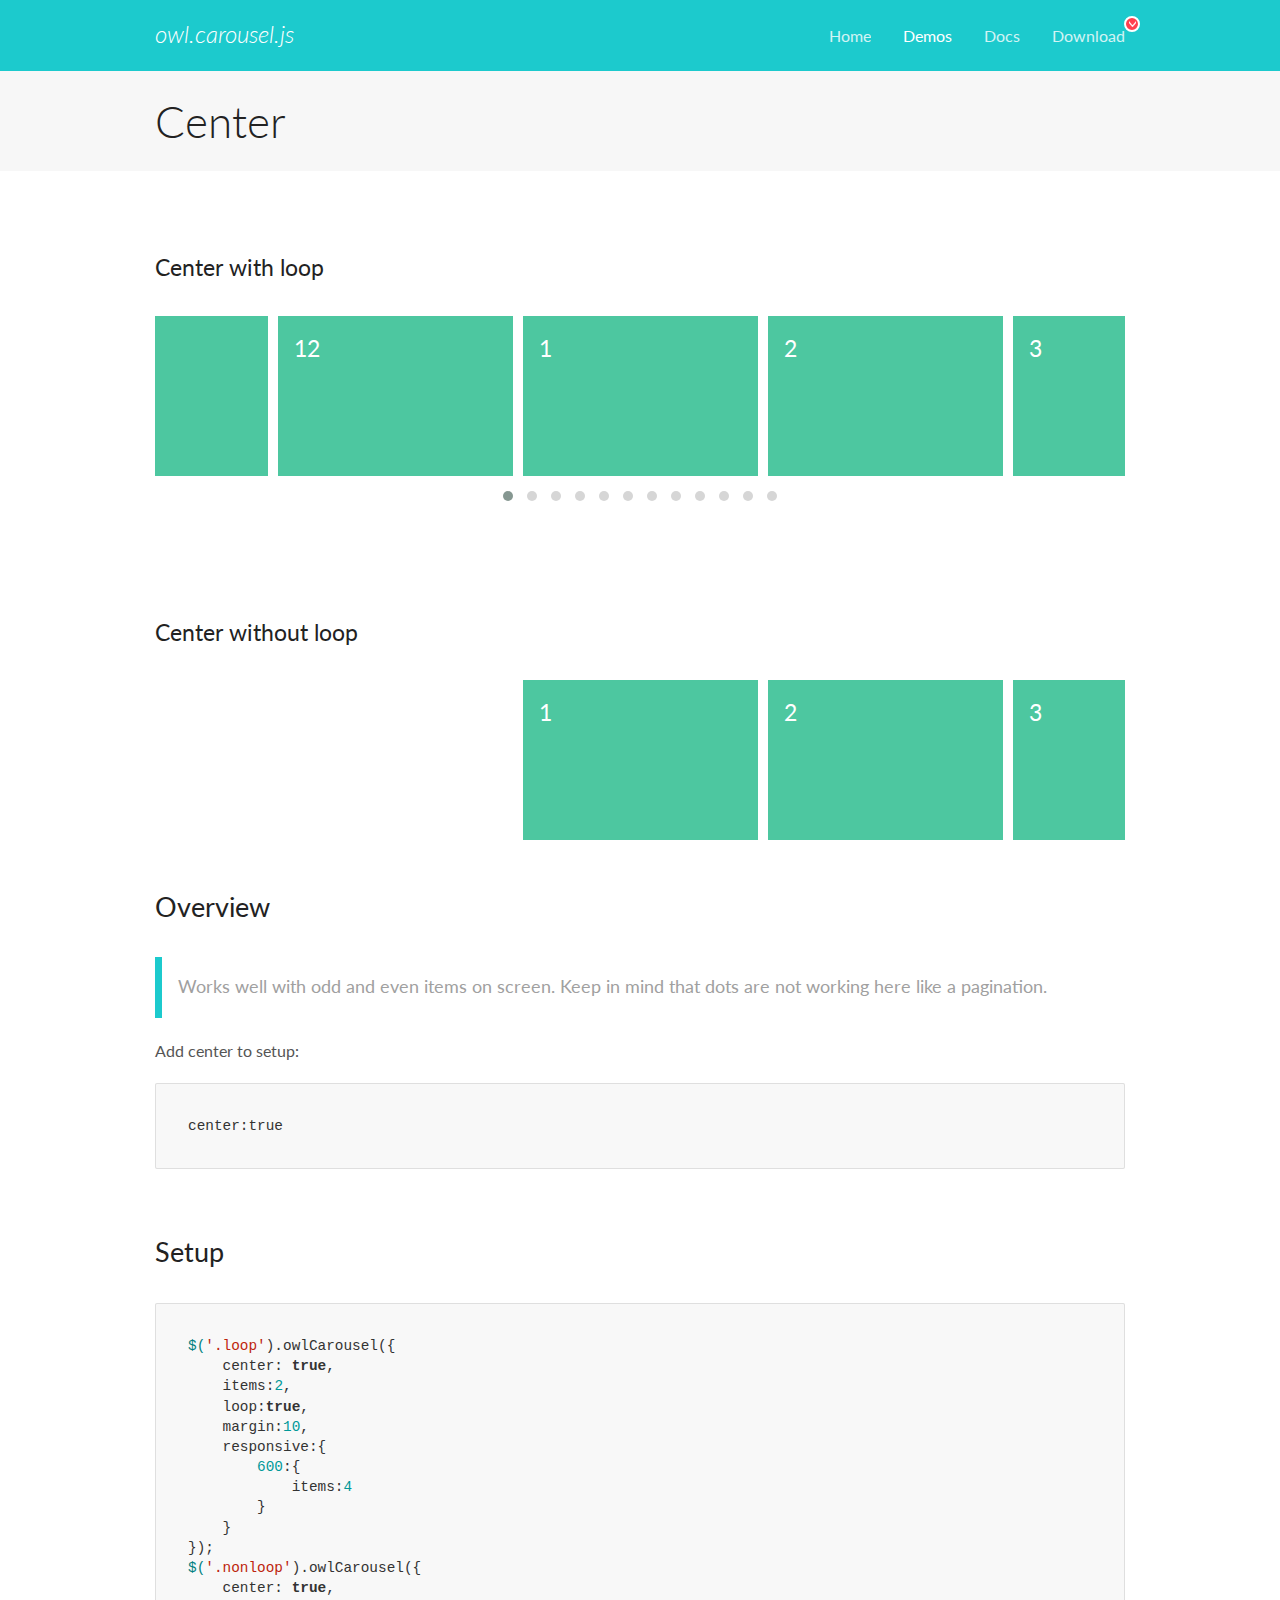
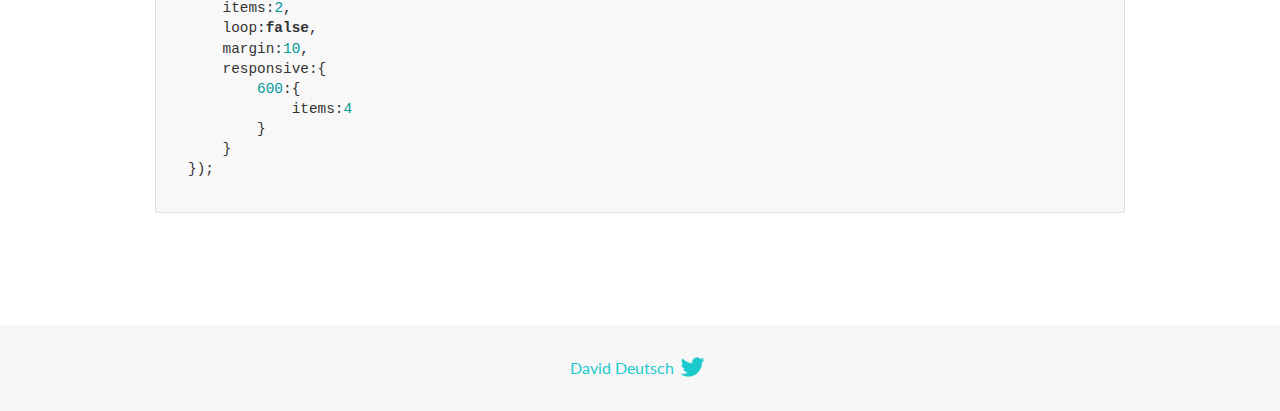
<file: src/main/resources/static/components/owl.carousel/docs/demos/center.html>
<!DOCTYPE html>
<html lang="en">
  <head>

    <!-- head -->
    <meta charset="utf-8">
    <meta name="msapplication-tap-highlight" content="no" />
    <meta name="viewport" content="width=device-width, initial-scale=1.0" />
    <meta name="description" content="Center carousel">
    <meta name="author" content="David Deutsch">
    <title>
      Center Demo | Owl Carousel | 2.2.0
    </title>

    <!-- Stylesheets -->
    <link href='https://fonts.googleapis.com/css?family=Lato:300,400,700,400italic,300italic' rel='stylesheet' type='text/css'>
    <link rel="stylesheet" href="../assets/css/docs.theme.min.css">

    <!-- Owl Stylesheets -->
    <link rel="stylesheet" href="../assets/owlcarousel/assets/owl.carousel.min.css">
    <link rel="stylesheet" href="../assets/owlcarousel/assets/owl.theme.default.min.css">

    <!-- HTML5 shim and Respond.js IE8 support of HTML5 elements and media queries -->

    <!--[if lt IE 9]>
      <script src="https://oss.maxcdn.com/libs/html5shiv/3.7.0/html5shiv.js"></script>
      <script src="https://oss.maxcdn.com/libs/respond.js/1.3.0/respond.min.js"></script>
    <![endif]-->

    <!-- Favicons -->
    <link rel="apple-touch-icon-precomposed" sizes="144x144" href="../assets/ico/apple-touch-icon-144-precomposed.png">
    <link rel="shortcut icon" href="../assets/ico/favicon.png">
    <link rel="shortcut icon" href="favicon.ico">

    <!-- Yeah i know js should not be in header. Its required for demos.-->

    <!-- javascript -->
    <script src="../assets/vendors/jquery.min.js"></script>
    <script src="../assets/owlcarousel/owl.carousel.js"></script>
  </head>
  <body>

    <!-- header -->
    <header class="header">
      <div class="row">
        <div class="large-12 columns">
          <div class="brand left">
            <h3>
              <a href="/OwlCarousel2/">owl.carousel.js</a> 
            </h3>
          </div>
          <a id="toggle-nav" class="right">
            <span></span> <span></span> <span></span> 
          </a> 
          <div class="nav-bar">
            <ul class="clearfix">
              <li> <a href="/OwlCarousel2/index.html">Home</a>  </li>
              <li class="active">
                <a href="/OwlCarousel2/demos/demos.html">Demos</a> 
              </li>
              <li> <a href="/OwlCarousel2/docs/started-welcome.html">Docs</a>  </li>
              <li>
                <a href="/OwlCarousel2/download/owl.carousel.2.2.0.zip">Download</a> 
                <span class="download"></span> 
              </li>
            </ul>
          </div>
        </div>
      </div>
    </header>

    <!-- title -->
    <section class="title">
      <div class="row">
        <div class="large-12 columns">
          <h1>Center</h1>
        </div>
      </div>
    </section>

    <!--  Demos -->
    <section id="demos">
      <div class="row">
        <div class="large-12 columns">
          <h4 id="center-with-loop">Center with loop</h4>
          <div class="loop owl-carousel owl-theme">
            <div class="item">
              <h4>1</h4>
            </div>
            <div class="item">
              <h4>2</h4>
            </div>
            <div class="item">
              <h4>3</h4>
            </div>
            <div class="item">
              <h4>4</h4>
            </div>
            <div class="item">
              <h4>5</h4>
            </div>
            <div class="item">
              <h4>6</h4>
            </div>
            <div class="item">
              <h4>7</h4>
            </div>
            <div class="item">
              <h4>8</h4>
            </div>
            <div class="item">
              <h4>9</h4>
            </div>
            <div class="item">
              <h4>10</h4>
            </div>
            <div class="item">
              <h4>11</h4>
            </div>
            <div class="item">
              <h4>12</h4>
            </div>
          </div>
          <br>
          <h4 id="center-without-loop">Center without loop</h4>
          <div class="nonloop owl-carousel">
            <div class="item">
              <h4>1</h4>
            </div>
            <div class="item">
              <h4>2</h4>
            </div>
            <div class="item">
              <h4>3</h4>
            </div>
            <div class="item">
              <h4>4</h4>
            </div>
            <div class="item">
              <h4>5</h4>
            </div>
            <div class="item">
              <h4>6</h4>
            </div>
            <div class="item">
              <h4>7</h4>
            </div>
            <div class="item">
              <h4>8</h4>
            </div>
            <div class="item">
              <h4>9</h4>
            </div>
            <div class="item">
              <h4>10</h4>
            </div>
            <div class="item">
              <h4>11</h4>
            </div>
            <div class="item">
              <h4>12</h4>
            </div>
          </div>
          <h3 id="overview">Overview</h3>
          <blockquote>
            <p>Works well with odd and even items on screen. Keep in mind that dots are not working here like a pagination.</p>
          </blockquote>
          <p>Add center to setup:</p>
          <pre><code>center:true</code></pre>
          <h3 id="setup">Setup</h3>
          <pre><code>$(&#39;.loop&#39;).owlCarousel({
    center: true,
    items:2,
    loop:true,
    margin:10,
    responsive:{
        600:{
            items:4
        }
    }
});
$(&#39;.nonloop&#39;).owlCarousel({
    center: true,
    items:2,
    loop:false,
    margin:10,
    responsive:{
        600:{
            items:4
        }
    }
});</code></pre>
          <script>
            jQuery(document).ready(function($) {
              $('.loop').owlCarousel({
                center: true,
                items: 2,
                loop: true,
                margin: 10,
                responsive: {
                  600: {
                    items: 4
                  }
                }
              });
              $('.nonloop').owlCarousel({
                center: true,
                items: 2,
                loop: false,
                margin: 10,
                responsive: {
                  600: {
                    items: 4
                  }
                }
              });
            });
          </script>
        </div>
      </div>
    </section>

    <!-- footer -->
    <footer class="footer">
      <div class="row">
        <div class="large-12 columns">
          <h5>
            <a href="/docs/support-contact.html">David Deutsch</a> 
            <a id="custom-tweet-button" href="https://twitter.com/share?url=http://www.owlcarousel.owlgraphic.com&text=Owl Carousel - This is so awesome! " target="_blank"></a> 
          </h5>
        </div>
      </div>
    </footer>

    <!-- vendors -->
    <script src="../assets/vendors/highlight.js"></script>
    <script src="../assets/js/app.js"></script>
  </body>
</html>
</file>
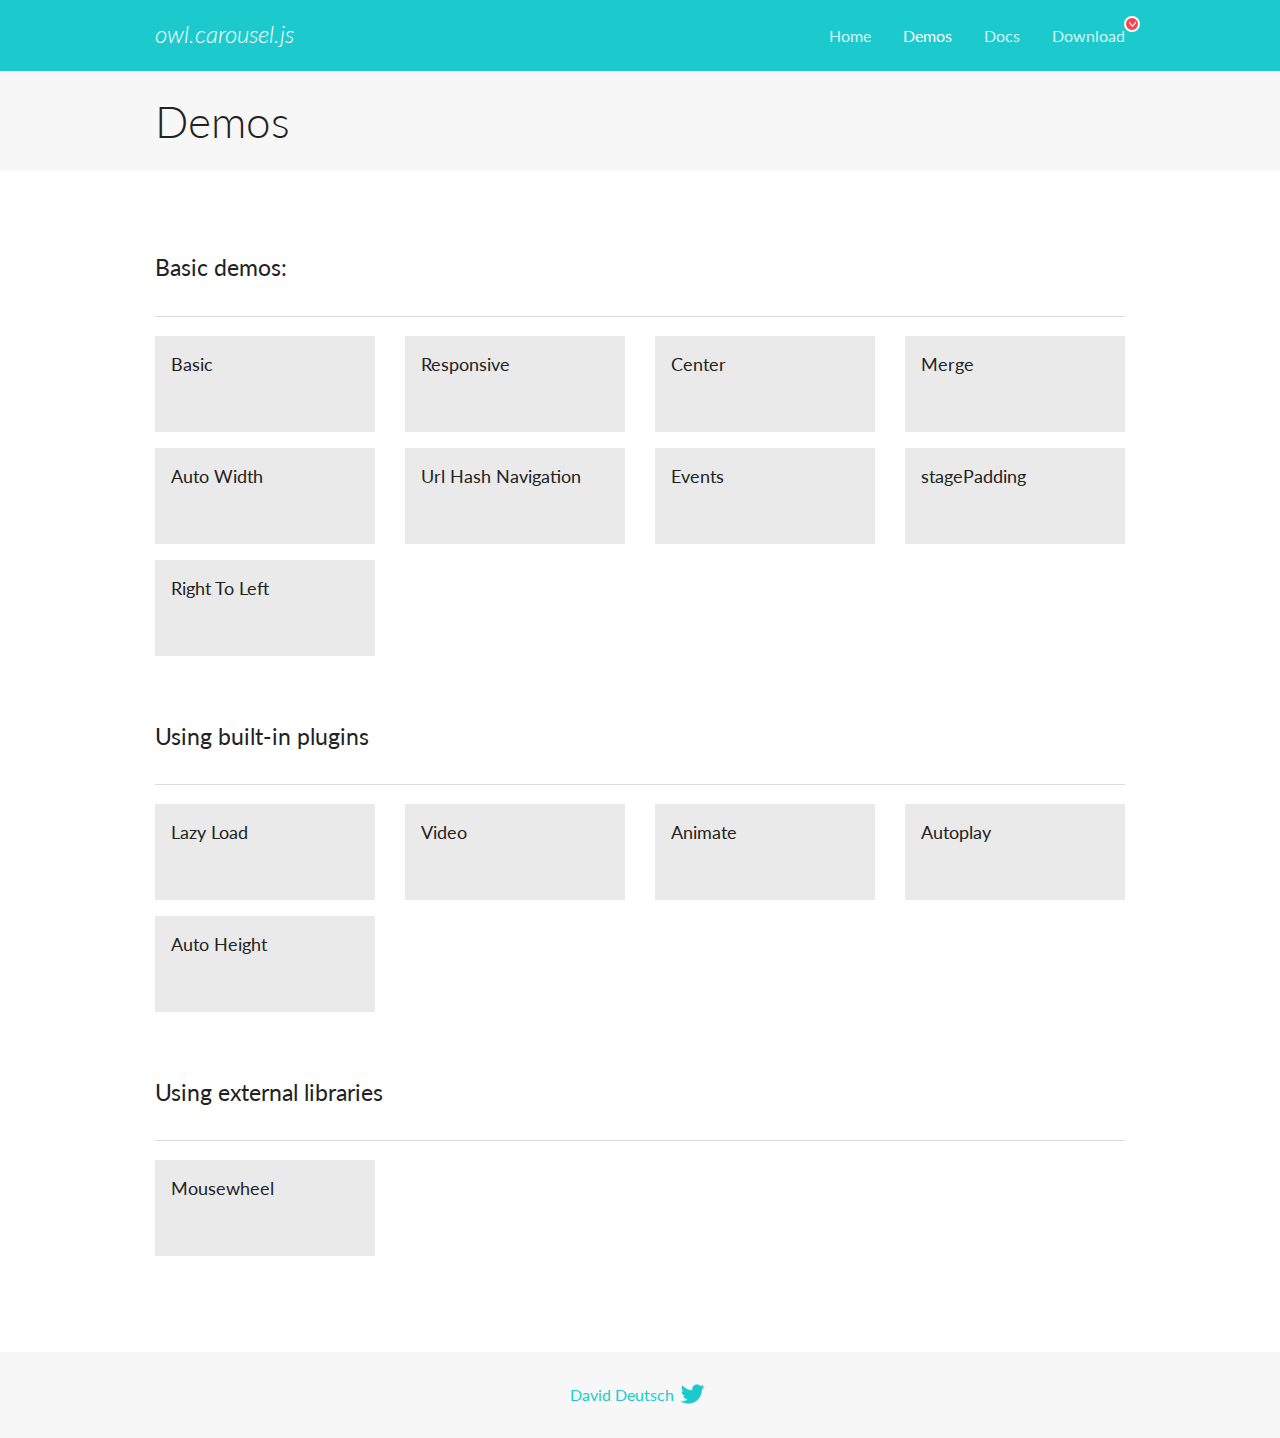
<file: src/main/resources/static/components/owl.carousel/docs/demos/demos.html>
<!DOCTYPE html>
<html lang="en">
  <head>

    <!-- head -->
    <meta charset="utf-8">
    <meta name="msapplication-tap-highlight" content="no" />
    <meta name="viewport" content="width=device-width, initial-scale=1.0" />
    <meta name="description" content="A list of Owl Carousel examples.">
    <meta name="author" content="David Deutsch">
    <title>
      Demos | Owl Carousel | 2.2.0
    </title>

    <!-- Stylesheets -->
    <link href='https://fonts.googleapis.com/css?family=Lato:300,400,700,400italic,300italic' rel='stylesheet' type='text/css'>
    <link rel="stylesheet" href="../assets/css/docs.theme.min.css">

    <!-- Owl Stylesheets -->
    <link rel="stylesheet" href="../assets/owlcarousel/assets/owl.carousel.min.css">
    <link rel="stylesheet" href="../assets/owlcarousel/assets/owl.theme.default.min.css">

    <!-- HTML5 shim and Respond.js IE8 support of HTML5 elements and media queries -->

    <!--[if lt IE 9]>
      <script src="https://oss.maxcdn.com/libs/html5shiv/3.7.0/html5shiv.js"></script>
      <script src="https://oss.maxcdn.com/libs/respond.js/1.3.0/respond.min.js"></script>
    <![endif]-->

    <!-- Favicons -->
    <link rel="apple-touch-icon-precomposed" sizes="144x144" href="../assets/ico/apple-touch-icon-144-precomposed.png">
    <link rel="shortcut icon" href="../assets/ico/favicon.png">
    <link rel="shortcut icon" href="favicon.ico">

    <!-- Yeah i know js should not be in header. Its required for demos.-->

    <!-- javascript -->
    <script src="../assets/vendors/jquery.min.js"></script>
    <script src="../assets/owlcarousel/owl.carousel.js"></script>
  </head>
  <body>

    <!-- header -->
    <header class="header">
      <div class="row">
        <div class="large-12 columns">
          <div class="brand left">
            <h3>
              <a href="/OwlCarousel2/">owl.carousel.js</a> 
            </h3>
          </div>
          <a id="toggle-nav" class="right">
            <span></span> <span></span> <span></span> 
          </a> 
          <div class="nav-bar">
            <ul class="clearfix">
              <li> <a href="/OwlCarousel2/index.html">Home</a>  </li>
              <li class="active">
                <a href="/OwlCarousel2/demos/demos.html">Demos</a> 
              </li>
              <li> <a href="/OwlCarousel2/docs/started-welcome.html">Docs</a>  </li>
              <li>
                <a href="/OwlCarousel2/download/owl.carousel.2.2.0.zip">Download</a> 
                <span class="download"></span> 
              </li>
            </ul>
          </div>
        </div>
      </div>
    </header>

    <!-- title -->
    <section class="title">
      <div class="row">
        <div class="large-12 columns">
          <h1>Demos</h1>
        </div>
      </div>
    </section>

    <!--  Demos -->
    <section id="demos">
      <div class="row">
        <div class="large-12 columns">
          <h4 id="basic-demos-">Basic demos:</h4>
          <hr>
          <div class="demo-list">
            <div class="row">
              <div class="small-6 medium-4 large-3 columns">
                <a href="basic.html" class="demo-block">
                  <h5>Basic </h5>
                </a> 
              </div>
              <div class="small-6 medium-4 large-3 columns">
                <a href="responsive.html" class="demo-block">
                  <h5>Responsive </h5>
                </a> 
              </div>
              <div class="small-6 medium-4 large-3 columns">
                <a href="center.html" class="demo-block">
                  <h5>Center </h5>
                </a> 
              </div>
              <div class="small-6 medium-4 large-3 columns">
                <a href="merge.html" class="demo-block">
                  <h5>Merge </h5>
                </a> 
              </div>
              <div class="small-6 medium-4 large-3 columns">
                <a href="autowidth.html" class="demo-block">
                  <h5>Auto Width </h5>
                </a> 
              </div>
              <div class="small-6 medium-4 large-3 columns">
                <a href="urlhashnav.html" class="demo-block">
                  <h5>Url Hash Navigation </h5>
                </a> 
              </div>
              <div class="small-6 medium-4 large-3 columns">
                <a href="events.html" class="demo-block">
                  <h5>Events </h5>
                </a> 
              </div>
              <div class="small-6 medium-4 large-3 columns">
                <a href="stagepadding.html" class="demo-block">
                  <h5>stagePadding </h5>
                </a> 
              </div>
              <div class="small-6 medium-4 large-3 columns">
                <a href="rtl.html" class="demo-block">
                  <h5>Right To Left </h5>
                </a> 
              </div>
            </div>
          </div>
          <h4 id="using-built-in-plugins">Using built-in plugins</h4>
          <hr>
          <div class="demo-list">
            <div class="row">
              <div class="small-6 medium-4 large-3 columns">
                <a href="lazyLoad.html" class="demo-block">
                  <h5>Lazy Load </h5>
                </a> 
              </div>
              <div class="small-6 medium-4 large-3 columns">
                <a href="video.html" class="demo-block">
                  <h5>Video </h5>
                </a> 
              </div>
              <div class="small-6 medium-4 large-3 columns">
                <a href="animate.html" class="demo-block">
                  <h5>Animate </h5>
                </a> 
              </div>
              <div class="small-6 medium-4 large-3 columns">
                <a href="autoplay.html" class="demo-block">
                  <h5>Autoplay </h5>
                </a> 
              </div>
              <div class="small-6 medium-4 large-3 columns">
                <a href="autoheight.html" class="demo-block">
                  <h5>Auto Height </h5>
                </a> 
              </div>
            </div>
          </div>
          <h4 id="using-external-libraries">Using external libraries</h4>
          <hr>
          <div class="demo-list">
            <div class="row">
              <div class="small-6 medium-4 large-3 columns">
                <a href="mousewheel.html" class="demo-block">
                  <h5>Mousewheel </h5>
                </a> 
              </div>
            </div>
          </div>
        </div>
      </div>
    </section>

    <!-- footer -->
    <footer class="footer">
      <div class="row">
        <div class="large-12 columns">
          <h5>
            <a href="/docs/support-contact.html">David Deutsch</a> 
            <a id="custom-tweet-button" href="https://twitter.com/share?url=http://www.owlcarousel.owlgraphic.com&text=Owl Carousel - This is so awesome! " target="_blank"></a> 
          </h5>
        </div>
      </div>
    </footer>

    <!-- vendors -->
    <script src="../assets/vendors/highlight.js"></script>
    <script src="../assets/js/app.js"></script>
  </body>
</html>
</file>
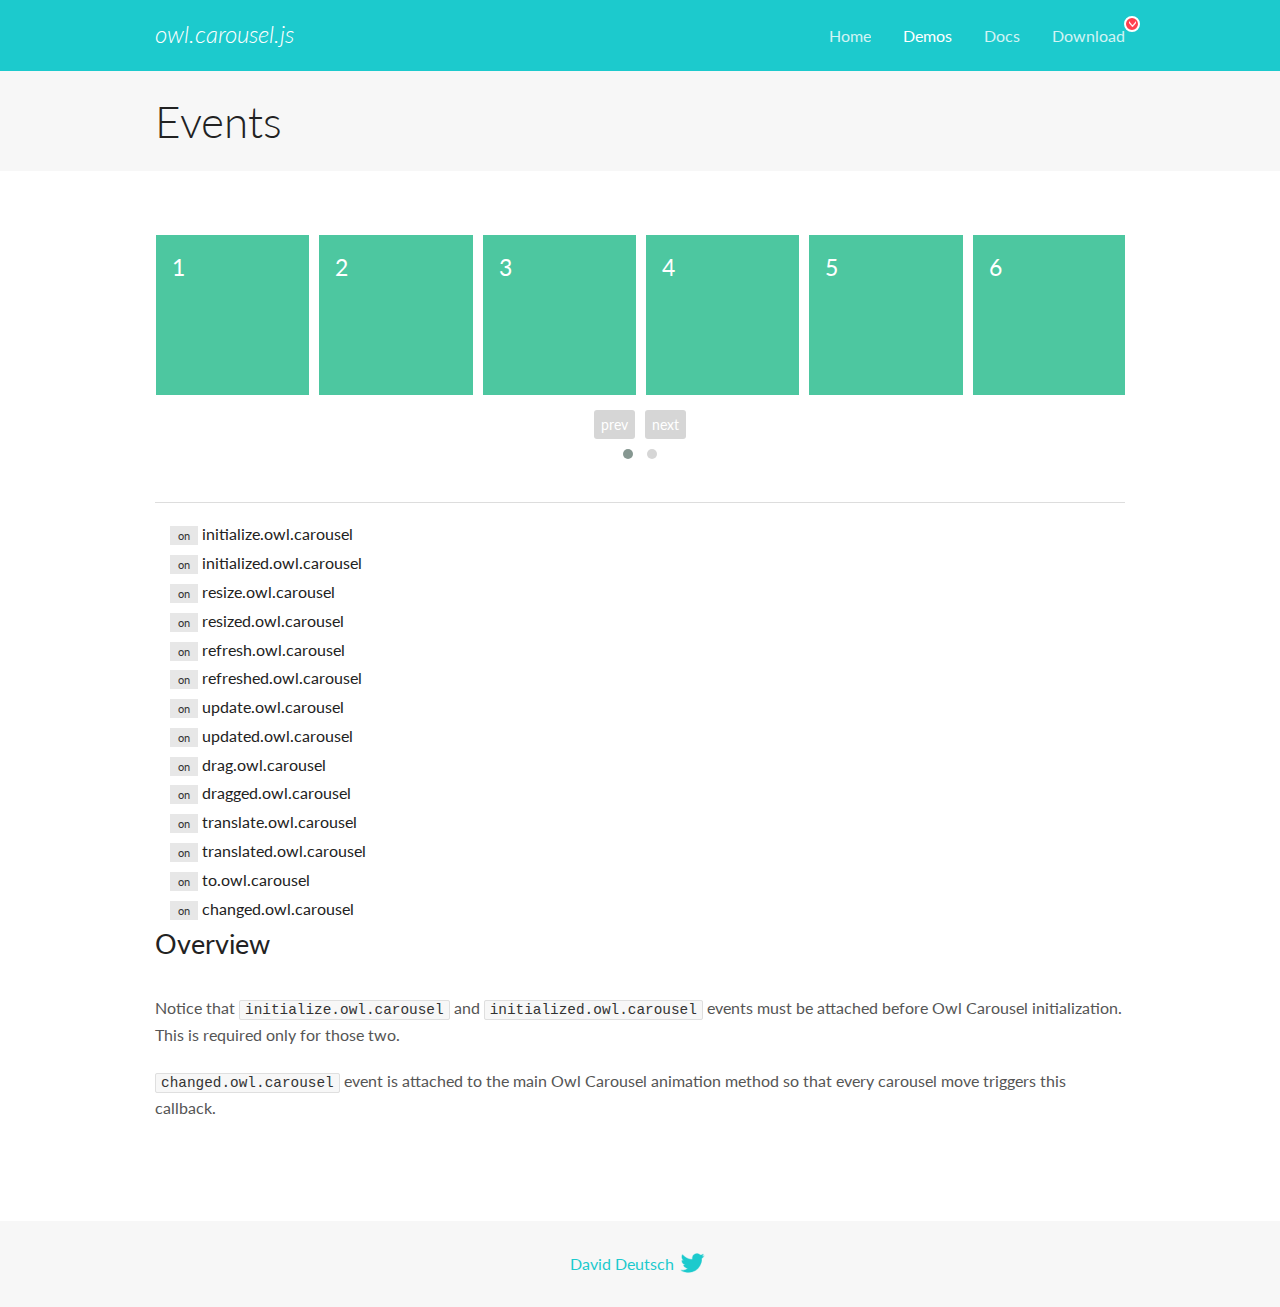
<file: src/main/resources/static/components/owl.carousel/docs/demos/events.html>
<!DOCTYPE html>
<html lang="en">
  <head>

    <!-- head -->
    <meta charset="utf-8">
    <meta name="msapplication-tap-highlight" content="no" />
    <meta name="viewport" content="width=device-width, initial-scale=1.0" />
    <meta name="description" content="Events usage demo">
    <meta name="author" content="David Deutsch">
    <title>
      Events Demo | Owl Carousel | 2.2.0
    </title>

    <!-- Stylesheets -->
    <link href='https://fonts.googleapis.com/css?family=Lato:300,400,700,400italic,300italic' rel='stylesheet' type='text/css'>
    <link rel="stylesheet" href="../assets/css/docs.theme.min.css">

    <!-- Owl Stylesheets -->
    <link rel="stylesheet" href="../assets/owlcarousel/assets/owl.carousel.min.css">
    <link rel="stylesheet" href="../assets/owlcarousel/assets/owl.theme.default.min.css">

    <!-- HTML5 shim and Respond.js IE8 support of HTML5 elements and media queries -->

    <!--[if lt IE 9]>
      <script src="https://oss.maxcdn.com/libs/html5shiv/3.7.0/html5shiv.js"></script>
      <script src="https://oss.maxcdn.com/libs/respond.js/1.3.0/respond.min.js"></script>
    <![endif]-->

    <!-- Favicons -->
    <link rel="apple-touch-icon-precomposed" sizes="144x144" href="../assets/ico/apple-touch-icon-144-precomposed.png">
    <link rel="shortcut icon" href="../assets/ico/favicon.png">
    <link rel="shortcut icon" href="favicon.ico">

    <!-- Yeah i know js should not be in header. Its required for demos.-->

    <!-- javascript -->
    <script src="../assets/vendors/jquery.min.js"></script>
    <script src="../assets/owlcarousel/owl.carousel.js"></script>
  </head>
  <body>

    <!-- header -->
    <header class="header">
      <div class="row">
        <div class="large-12 columns">
          <div class="brand left">
            <h3>
              <a href="/OwlCarousel2/">owl.carousel.js</a> 
            </h3>
          </div>
          <a id="toggle-nav" class="right">
            <span></span> <span></span> <span></span> 
          </a> 
          <div class="nav-bar">
            <ul class="clearfix">
              <li> <a href="/OwlCarousel2/index.html">Home</a>  </li>
              <li class="active">
                <a href="/OwlCarousel2/demos/demos.html">Demos</a> 
              </li>
              <li> <a href="/OwlCarousel2/docs/started-welcome.html">Docs</a>  </li>
              <li>
                <a href="/OwlCarousel2/download/owl.carousel.2.2.0.zip">Download</a> 
                <span class="download"></span> 
              </li>
            </ul>
          </div>
        </div>
      </div>
    </header>

    <!-- title -->
    <section class="title">
      <div class="row">
        <div class="large-12 columns">
          <h1>Events</h1>
        </div>
      </div>
    </section>

    <!--  Demos -->
    <section id="demos">
      <div class="row">
        <div class="large-12 columns">
          <div class="owl-carousel owl-theme">
            <div class="item">
              <h4>1</h4>
            </div>
            <div class="item">
              <h4>2</h4>
            </div>
            <div class="item">
              <h4>3</h4>
            </div>
            <div class="item">
              <h4>4</h4>
            </div>
            <div class="item">
              <h4>5</h4>
            </div>
            <div class="item">
              <h4>6</h4>
            </div>
            <div class="item">
              <h4>7</h4>
            </div>
            <div class="item">
              <h4>8</h4>
            </div>
            <div class="item">
              <h4>9</h4>
            </div>
            <div class="item">
              <h4>10</h4>
            </div>
            <div class="item">
              <h4>11</h4>
            </div>
            <div class="item">
              <h4>12</h4>
            </div>
          </div>
          <hr>
          <div class="large-12 columns callbacks">
            <div><span class="label secondary initialize">on</span>  initialize.owl.carousel </div>
            <div><span class="label secondary initialized">on</span>  initialized.owl.carousel </div>
            <div><span class="label secondary resize">on</span>  resize.owl.carousel </div>
            <div><span class="label secondary resized">on</span>  resized.owl.carousel </div>
            <div><span class="label secondary refresh">on</span>  refresh.owl.carousel </div>
            <div><span class="label secondary refreshed">on</span>  refreshed.owl.carousel </div>
            <div><span class="label secondary update">on</span>  update.owl.carousel </div>
            <div><span class="label secondary updated">on</span>  updated.owl.carousel </div>
            <div><span class="label secondary drag">on</span>  drag.owl.carousel </div>
            <div><span class="label secondary dragged">on</span>  dragged.owl.carousel </div>
            <div><span class="label secondary translate">on</span>  translate.owl.carousel </div>
            <div><span class="label secondary translated">on</span>  translated.owl.carousel </div>
            <div><span class="label secondary to">on</span>  to.owl.carousel </div>
            <div><span class="label secondary changed">on</span>  changed.owl.carousel </div>
          </div>
          <h3 id="overview">Overview</h3>
          <p>Notice that <code>initialize.owl.carousel</code> and <code>initialized.owl.carousel</code> events must be attached before Owl Carousel initialization. This is required only for those two.</p>
          <p><code>changed.owl.carousel</code> event is attached to the main Owl Carousel animation method so that every carousel move triggers this callback.</p>
          <script>
            jQuery(document).ready(function($) {
              var owl = $('.owl-carousel');
              owl.on('initialize.owl.carousel initialized.owl.carousel ' +
                'initialize.owl.carousel initialize.owl.carousel ' +
                'resize.owl.carousel resized.owl.carousel ' +
                'refresh.owl.carousel refreshed.owl.carousel ' +
                'update.owl.carousel updated.owl.carousel ' +
                'drag.owl.carousel dragged.owl.carousel ' +
                'translate.owl.carousel translated.owl.carousel ' +
                'to.owl.carousel changed.owl.carousel',
                function(e) {
                  $('.' + e.type)
                    .removeClass('secondary')
                    .addClass('success');
                  window.setTimeout(function() {
                    $('.' + e.type)
                      .removeClass('success')
                      .addClass('secondary');
                  }, 500);
                });
              owl.owlCarousel({
                loop: true,
                nav: true,
                lazyLoad: true,
                margin: 10,
                video: true,
                responsive: {
                  0: {
                    items: 1
                  },
                  600: {
                    items: 3
                  },
                  960: {
                    items: 5,
                  },
                  1200: {
                    items: 6
                  }
                }
              });
            });
          </script>
        </div>
      </div>
    </section>

    <!-- footer -->
    <footer class="footer">
      <div class="row">
        <div class="large-12 columns">
          <h5>
            <a href="/docs/support-contact.html">David Deutsch</a> 
            <a id="custom-tweet-button" href="https://twitter.com/share?url=http://www.owlcarousel.owlgraphic.com&text=Owl Carousel - This is so awesome! " target="_blank"></a> 
          </h5>
        </div>
      </div>
    </footer>

    <!-- vendors -->
    <script src="../assets/vendors/highlight.js"></script>
    <script src="../assets/js/app.js"></script>
  </body>
</html>
</file>
